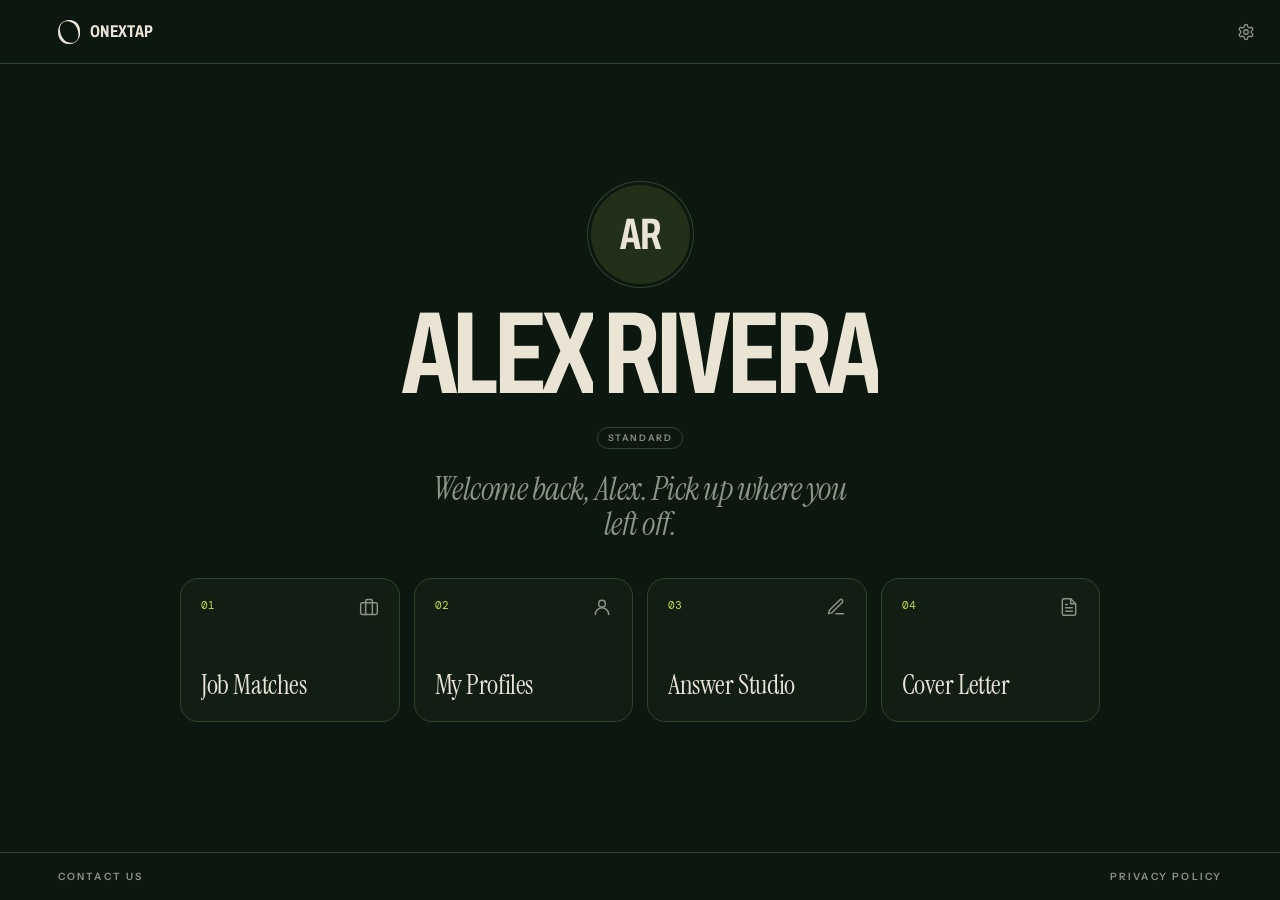
<file: index.html>
<!doctype html>
<html lang="en">
<head>
  <meta charset="utf-8">
  <meta name="viewport" content="width=device-width, initial-scale=1">
  <title>Dashboard — Onextap</title>
  <!-- The landing page's faces, from the same stylesheet (see css/tokens.css). -->
  <link rel="preconnect" href="https://fonts.googleapis.com">
  <link rel="preconnect" href="https://fonts.gstatic.com" crossorigin>
  <link rel="stylesheet" href="https://fonts.googleapis.com/css2?family=Archivo:wdth,wght@62..125,400..900&family=DM+Mono:wght@400;500&family=Instrument+Sans:wght@400;500;600&family=Instrument+Serif:ital@0;1&display=swap">
  <link rel="stylesheet" href="css/tokens.css">
  <link rel="stylesheet" href="css/dashboard.css">
  <script type="module" src="js/main.js"></script>
</head>
<body>
  <div class="app" id="app" data-view="home" data-dock="left" aria-busy="true">

    <header class="topbar">
      <a class="brand" href="#/" aria-label="Onextap dashboard home">
        <!-- The landing page's mark (demo: features/nav). -->
        <svg class="brand-mark" viewBox="0 0 92.84 100" aria-hidden="true"><path fill-rule="evenodd" d="M92.84 50.05C92.84 58.13 91.43 66.31 88.03 74C84.63 81.69 78.91 88.7 71.49 93.27C64.07 97.84 55.26 100.02 46.54 100C37.82 99.98 29.01 97.86 21.55 93.33C14.1 88.79 8.34 81.79 4.9 74.08C1.47 66.38 -0.01 58.17 0 50.05C0.01 41.92 1.47 33.72 4.88 26C8.29 18.27 14.01 11.19 21.5 6.67C28.98 2.15 37.8 0.02 46.54 0C55.27 -0.02 64.11 2.17 71.53 6.75C78.96 11.34 84.66 18.38 88.05 26.08C91.44 33.78 92.84 41.97 92.84 50.05ZM83.91 50.05C85.07 56.57 86.01 64.05 84.27 71.83C82.53 79.61 77.58 87.16 70.39 91.36C63.2 95.56 54.24 95.87 46.54 94.19C38.84 92.5 32.11 88.77 26.89 84.08C21.67 79.4 17.89 73.9 15.11 68.19C12.32 62.49 10.31 56.58 9.12 50.05C7.92 43.52 7.03 36.02 8.77 28.24C10.52 20.46 15.54 12.99 22.71 8.78C29.88 4.56 38.84 4.24 46.54 5.91C54.24 7.58 60.99 11.29 66.19 16.01C71.39 20.72 75.22 26.16 78.02 31.87C80.83 37.58 82.74 43.52 83.91 50.05Z"/></svg>
        <span class="brand-name">Onextap</span>
      </a>

      <div class="settings" id="settings">
        <button class="icon-btn settings-trigger" id="settings-trigger" type="button" data-icon="settings"
                aria-label="Settings" aria-haspopup="menu" aria-expanded="false" aria-controls="settings-menu"></button>

        <div class="menu" id="settings-menu" role="menu" aria-label="Settings">
          <div class="menu-header">
            <span class="label menu-caption">Signed in as</span>
            <span class="menu-email" data-bind="email"></span>
          </div>
          <div class="menu-stat" data-icon="coins">
            <span>Available credits</span>
            <span class="credits-pill" data-bind="credits"></span>
          </div>
          <div class="menu-sep" role="separator"></div>
          <button type="button" role="menuitem" data-action="change-avatar" data-icon="image">Change avatar</button>
          <button type="button" role="menuitem" data-action="manage-subscription" data-icon="card">Manage subscription</button>
          <div class="menu-sep" role="separator"></div>
          <button type="button" role="menuitem" data-action="log-out" data-icon="logout">Log out</button>
          <button type="button" role="menuitem" data-action="delete-account" data-icon="trash" class="is-danger">Delete account</button>
        </div>
      </div>
    </header>

    <main class="stage">
      <!-- On the home view this is the centred hero; inside a workspace it becomes the dock. -->
      <aside class="dock" id="dock" aria-label="Profile and navigation">
        <div class="dock-body">
          <div class="dock-bar" id="dock-bar" title="Drag to move · double-click to re-dock">
            <span class="dock-grip" data-icon="grip" aria-hidden="true"></span>
            <div class="dock-controls" role="group" aria-label="Panel position">
              <button type="button" class="icon-btn icon-btn-sm" data-dock-to="left" data-icon="dockLeft" aria-label="Dock left" title="Dock left"></button>
              <button type="button" class="icon-btn icon-btn-sm" data-dock-to="float" data-icon="float" aria-label="Undock" title="Undock"></button>
              <button type="button" class="icon-btn icon-btn-sm" data-dock-to="right" data-icon="dockRight" aria-label="Dock right" title="Dock right"></button>
            </div>
          </div>

          <div class="profile">
            <div class="avatar" id="avatar"></div>
            <div class="profile-text">
              <h1 class="user-name" data-bind="name"></h1>
              <span class="plan-tag" id="plan-tag" data-bind="plan"></span>
            </div>
          </div>

          <p class="tagline" id="tagline"></p>

          <nav class="nav" id="nav" aria-label="Workspaces"></nav>
        </div>

        <div class="dock-resize" id="dock-resize" role="separator" aria-orientation="vertical"
             aria-label="Resize panel" title="Drag to resize · double-click to reset" tabindex="0"></div>
      </aside>

      <section class="workspace" id="workspace" tabindex="-1"></section>
    </main>

    <footer class="footer">
      <a href="contact/">Contact us</a>
      <a href="privacy/">Privacy policy</a>
    </footer>
  </div>

  <div class="snap-hint" data-side="left" aria-hidden="true"></div>
  <div class="snap-hint" data-side="right" aria-hidden="true"></div>

  <input type="file" id="avatar-input" accept="image/png,image/jpeg,image/webp,image/gif" hidden>

  <!-- Dressed as the landing page's windows: oat paper under a browser bar. -->
  <dialog class="dialog" id="delete-dialog" aria-labelledby="delete-title">
    <form method="dialog" id="delete-form">
      <div class="dialog-bar">
        <span class="dialog-dots" aria-hidden="true"><i></i><i></i><i></i></span>
        <span class="dialog-url" aria-hidden="true">account / settings / delete</span>
        <button type="submit" class="dialog-x" value="cancel" formnovalidate aria-label="Close">
          <svg viewBox="0 0 24 24" aria-hidden="true"><path d="M6 6l12 12M18 6L6 18"/></svg>
        </button>
      </div>
      <div class="dialog-body">
        <p class="label dialog-eyebrow is-danger">Danger zone</p>
        <h2 class="display" id="delete-title">Delete your account?</h2>
        <p>This permanently removes your profiles, saved answers, cover letters and any remaining credits. It can’t be undone.</p>
        <label class="field">
          <span class="field-k">type <strong>DELETE</strong> to confirm</span>
          <input type="text" id="delete-confirm" autocomplete="off" spellcheck="false">
        </label>
        <div class="dialog-actions">
          <button type="submit" class="btn btn-ghost" value="cancel" formnovalidate>Cancel</button>
          <button type="submit" class="btn btn-danger" value="confirm" id="delete-submit" disabled>Delete account</button>
        </div>
      </div>
    </form>
  </dialog>

  <!-- Manage subscription (js/subscription.js fills the plans). -->
  <dialog class="dialog dialog-wide" id="subscription-dialog" aria-labelledby="subscription-title">
    <form method="dialog">
      <div class="dialog-bar">
        <span class="dialog-dots" aria-hidden="true"><i></i><i></i><i></i></span>
        <span class="dialog-url" aria-hidden="true">account / settings / subscription</span>
        <button type="submit" class="dialog-x" aria-label="Close">
          <svg viewBox="0 0 24 24" aria-hidden="true"><path d="M6 6l12 12M18 6L6 18"/></svg>
        </button>
      </div>
      <div class="dialog-body">
        <p class="label dialog-eyebrow">Subscription</p>
        <h2 class="display" id="subscription-title">Your plan</h2>
        <p data-sub="status"></p>
        <ul class="plans" data-sub="plans"></ul>
        <div class="dialog-actions">
          <button type="button" class="btn btn-ghost" data-sub="billing">Billing &amp; invoices</button>
          <button type="submit" class="btn btn-solid" data-sub="done">Done</button>
        </div>
      </div>
    </form>
  </dialog>

  <div class="toast" id="toast" role="status" aria-live="polite"></div>
</body>
</html>
</file>
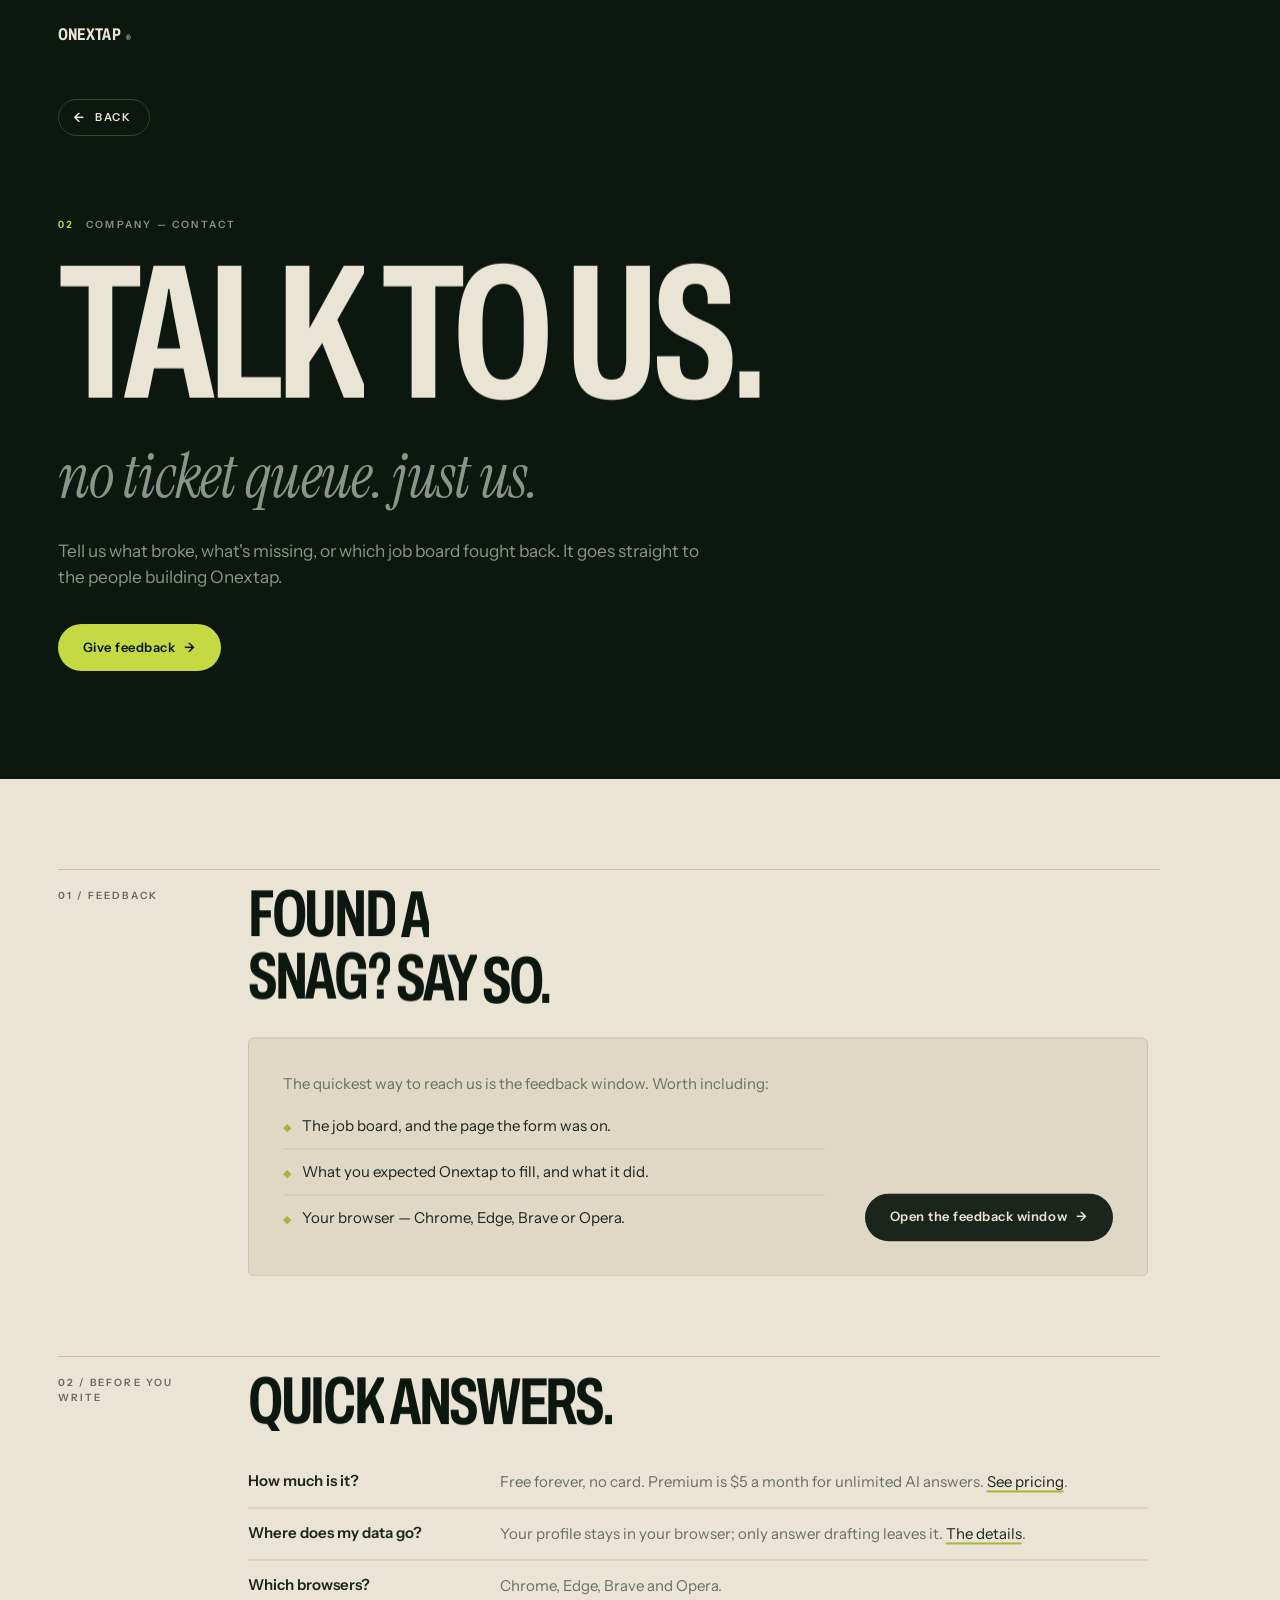
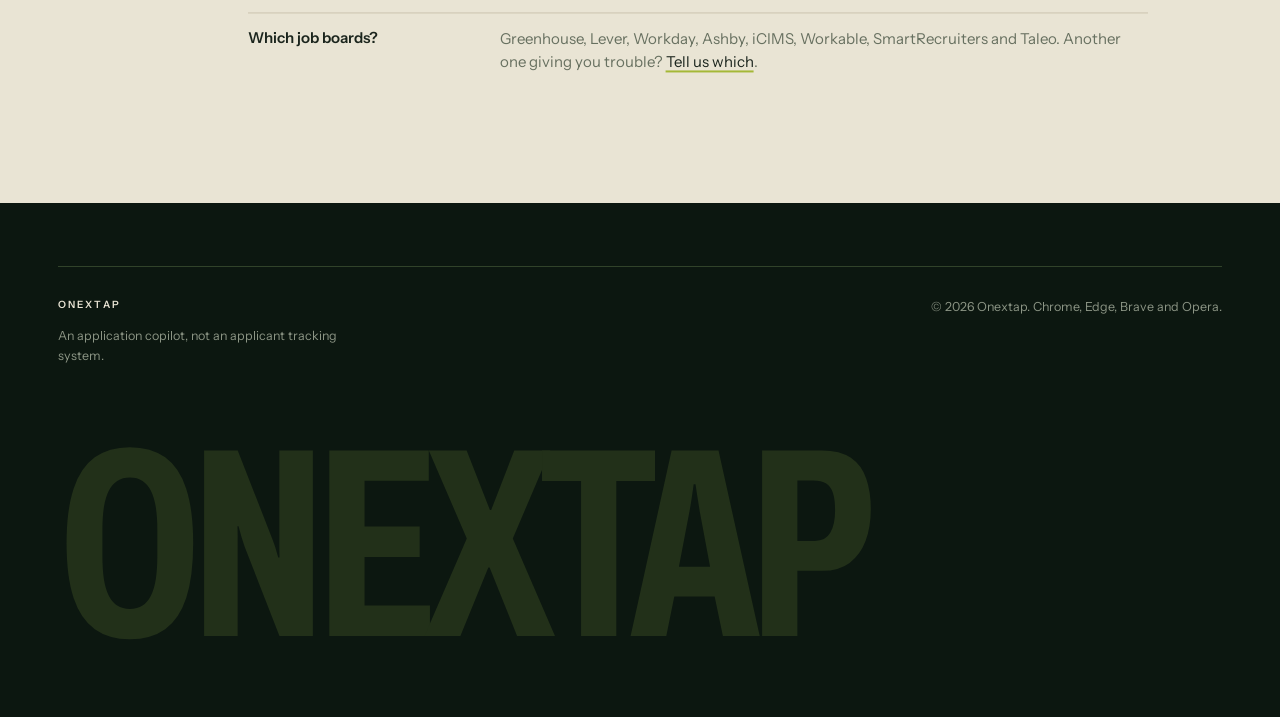
<file: contact/index.html>
<!doctype html>
<html lang="en">
<head>
<meta charset="utf-8">
<meta name="viewport" content="width=device-width,initial-scale=1">
<title>Contact — Onextap</title>
<meta name="description" content="Talk to the people building Onextap: send feedback, report a job board that fights back, or ask a question.">
<link rel="preconnect" href="https://fonts.googleapis.com">
<link rel="preconnect" href="https://fonts.gstatic.com" crossorigin>
<link rel="stylesheet" href="https://fonts.googleapis.com/css2?family=Archivo:wdth,wght@62..125,400..900&family=DM+Mono:wght@400;500&family=Instrument+Sans:wght@400;500;600&family=Instrument+Serif:ital@0;1&display=swap">
<!-- The landing page's Contact page (../demo), copied from its source into
     site/ and run without a build: its styles, in the build's cascade order,
     and its two libraries from vendor/. -->
<link rel="stylesheet" href="../site/shared/styles/tokens.css">
<link rel="stylesheet" href="../site/shared/styles/base.css">
<link rel="stylesheet" href="../site/shared/styles/layout.css">
<link rel="stylesheet" href="../site/shared/styles/buttons.css">
<link rel="stylesheet" href="../site/features/cursor/cursor.css">
<link rel="stylesheet" href="../site/features/hud/hud.css">
<link rel="stylesheet" href="../site/shared/styles/dialog.css">
<link rel="stylesheet" href="../site/pages/sub-page.css">
<link rel="stylesheet" href="../site/features/feedback/feedback.css">
<link rel="stylesheet" href="../site/pages/contact/contact.css">
<script type="importmap">
{
  "imports": {
    "gsap": "../vendor/gsap/index.js",
    "gsap/ScrollTrigger": "../vendor/gsap/ScrollTrigger.js",
    "lenis": "../vendor/lenis/lenis.mjs"
  }
}
</script>
</head>
<body>

<!-- A company page: the landing page's cursor and header row, over an
     ordinary scrolling page (site/pages/sub-page.js). Each [data-mount]
     placeholder is replaced by that feature's markup. -->
<div data-mount="cursor"></div>
<div data-mount="hud"></div>
<div class="sub-bar" data-header-row aria-hidden="true"></div>

<div class="sub" data-page>
  <main id="top">
    <div data-mount="contact"></div>
  </main>
  <div data-mount="page-foot"></div>
</div>

<div data-mount="feedback"></div>

<script type="module" src="../site/pages/contact/contact.js"></script>
</body>
</html>
</file>
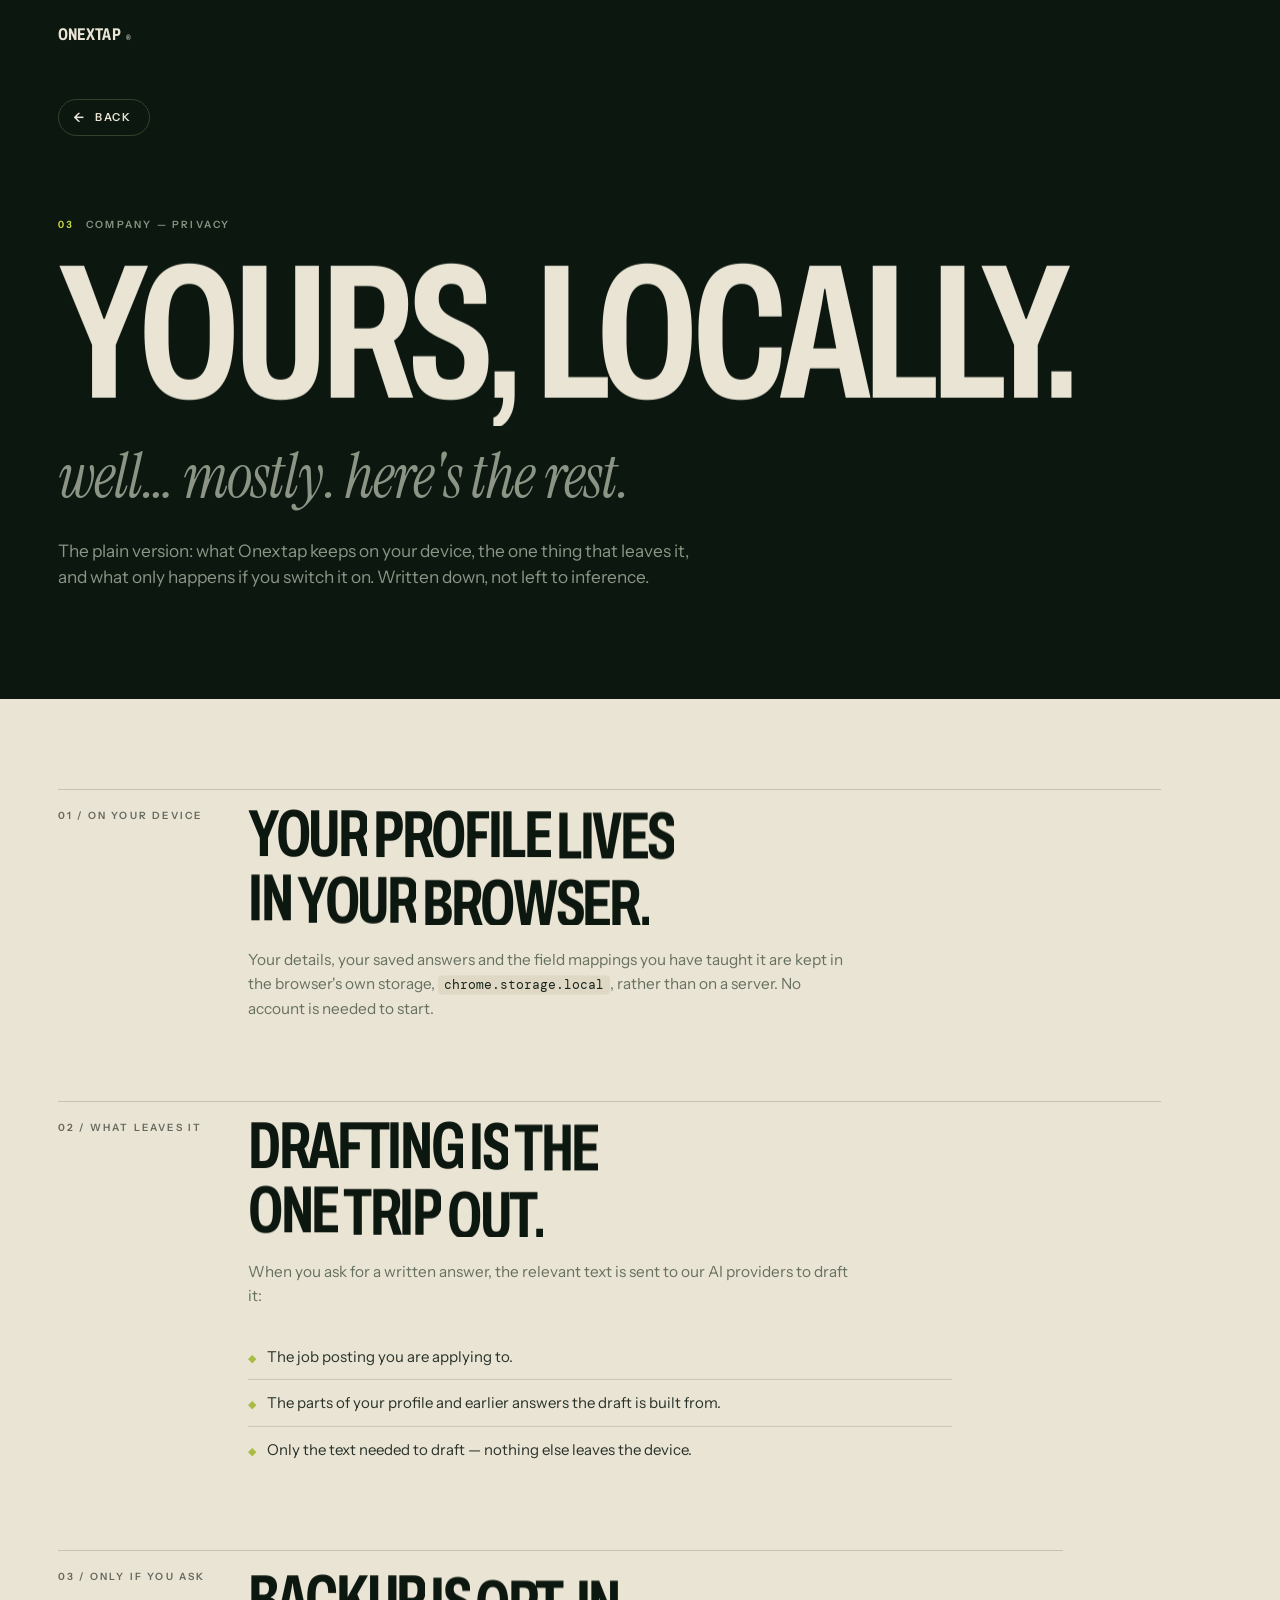
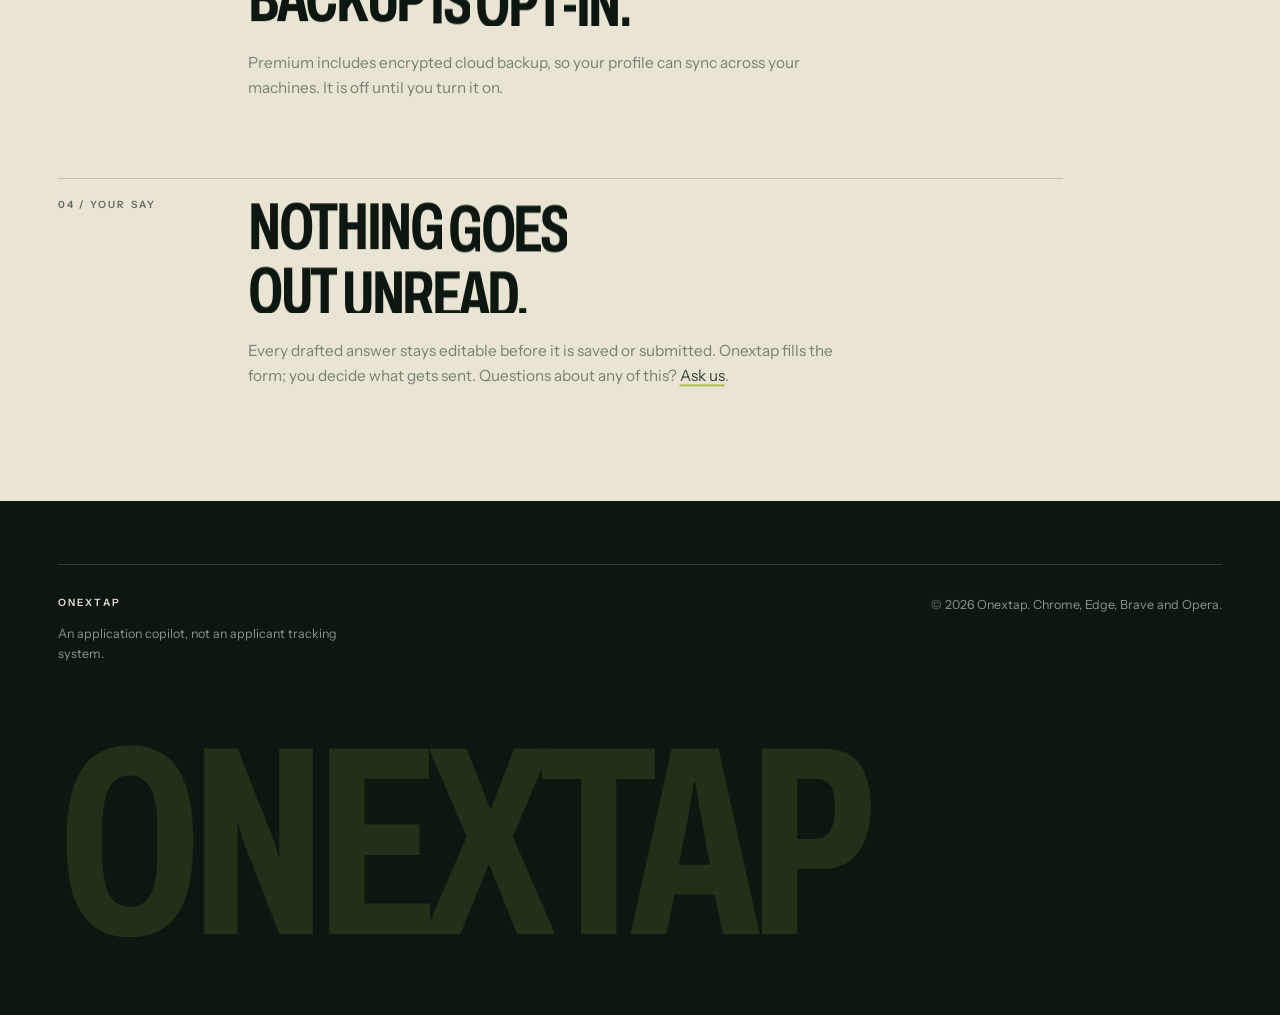
<file: privacy/index.html>
<!doctype html>
<html lang="en">
<head>
<meta charset="utf-8">
<meta name="viewport" content="width=device-width,initial-scale=1">
<title>Privacy — Onextap</title>
<meta name="description" content="What Onextap keeps on your device, and the one thing that leaves it.">
<link rel="preconnect" href="https://fonts.googleapis.com">
<link rel="preconnect" href="https://fonts.gstatic.com" crossorigin>
<link rel="stylesheet" href="https://fonts.googleapis.com/css2?family=Archivo:wdth,wght@62..125,400..900&family=DM+Mono:wght@400;500&family=Instrument+Sans:wght@400;500;600&family=Instrument+Serif:ital@0;1&display=swap">
<!-- The landing page's Privacy page (../demo), copied from its source into
     site/ and run without a build: its styles, in the build's cascade order,
     and its two libraries from vendor/. -->
<link rel="stylesheet" href="../site/shared/styles/tokens.css">
<link rel="stylesheet" href="../site/shared/styles/base.css">
<link rel="stylesheet" href="../site/shared/styles/layout.css">
<link rel="stylesheet" href="../site/shared/styles/buttons.css">
<link rel="stylesheet" href="../site/features/cursor/cursor.css">
<link rel="stylesheet" href="../site/features/hud/hud.css">
<link rel="stylesheet" href="../site/pages/sub-page.css">
<script type="importmap">
{
  "imports": {
    "gsap": "../vendor/gsap/index.js",
    "gsap/ScrollTrigger": "../vendor/gsap/ScrollTrigger.js",
    "lenis": "../vendor/lenis/lenis.mjs"
  }
}
</script>
</head>
<body>

<!-- A company page: the landing page's cursor and header row, over an
     ordinary scrolling page (site/pages/sub-page.js). Each [data-mount]
     placeholder is replaced by that feature's markup. -->
<div data-mount="cursor"></div>
<div data-mount="hud"></div>
<div class="sub-bar" data-header-row aria-hidden="true"></div>

<div class="sub" data-page>
  <main id="top">
    <div data-mount="privacy"></div>
  </main>
  <div data-mount="page-foot"></div>
</div>

<script type="module" src="../site/pages/privacy/privacy.js"></script>
</body>
</html>
</file>
<file: css/tokens.css>
/* Design tokens. The palette, faces and motion curves are the landing page's
   own (demo/src/shared/styles/tokens.css), copied value for value so the two
   read as one site. Retheme both together; dashboard.css only reads these.

   Like the landing page, this is one committed visual world rather than a
   light/dark theme: forest-black for the chrome (top bar, dock), warm oat for
   the workspace sheet, citrine as the one loud note. */
:root {
  color-scheme: dark;

  /* --- palette (landing: tokens.css) --- */
  --ink: #0C1710;          /* forest-black — the stage */
  --ink-2: #121E14;        /* one step up, for banding */
  --moss: #223019;         /* raised surface on ink */
  --moss-line: #31432A;    /* hairline on ink */
  --bone: #E9E4D4;         /* warm oat — the page */
  --bone-2: #DDD7C4;       /* oat, one step down */
  --bone-line: #C8C1AC;    /* hairline on oat */
  --citrine: #C6DA43;      /* the one loud note */
  --citrine-deep: #9FB52C;
  --ash: #8C9585;          /* secondary type on ink */
  --ash-deep: #5E6858;     /* secondary type on oat */

  /* Muted tints, kept so the citrine stays the only loud colour. */
  --i1: #7F9A1E; --i1bg: #EFF4D2;   /* olive   */
  --i2: #B4643C; --i2bg: #F8E8DF;   /* clay    */
  --i3: #4A6B8A; --i3bg: #E3ECF3;   /* slate   */
  --i4: #7D4E77; --i4bg: #F2E5F0;   /* plum    */
  --i5: #2F7A6B; --i5bg: #DDEFEA;   /* teal    */
  --i6: #A6791F; --i6bg: #F7EDD7;   /* amber   */

  /* Destructive actions take the clay tint, as the landing's errors do:
     noticeable, not an alarm. Lifted toward bone on ink, deepened toward ink
     where it has to carry bone text. */
  --danger-on-ink: color-mix(in srgb, var(--i2) 55%, var(--bone));
  --danger-fill: color-mix(in srgb, var(--i2) 78%, var(--ink));

  /* --- faces (landing: tokens.css; loaded in index.html) --- */
  --display: 'Archivo', 'Archivo Narrow', 'Helvetica Neue', Arial, sans-serif;
  --voice: 'Instrument Serif', Georgia, 'Times New Roman', serif;
  --ui: 'Instrument Sans', 'Helvetica Neue', Arial, sans-serif;
  --mono: 'DM Mono', ui-monospace, 'SF Mono', Menlo, monospace;

  /* --- motion (the landing's curves) --- */
  --ease: cubic-bezier(.2,.8,.3,1);         /* lifts, hovers, wipes */
  --ease-spring: cubic-bezier(.2,.9,.3,1.25); /* things that pop: ×, grip, gear */
  --ease-expo: cubic-bezier(.16,1,.3,1);    /* windows and sheets arriving */
  --ease-rise: cubic-bezier(.215,.61,.355,1); /* GSAP power3.out: masked words */
  --ease-roll: cubic-bezier(.7,0,.2,1);     /* the menu links' italic roll */

  /* --- shape --- */
  --rule: 1px;
  --radius-sm: 8px;
  --radius: 12px;
  --radius-lg: 16px;
  --radius-card: 18px;
  --shadow: 0 30px 80px -24px rgba(4,8,6,.6), 0 2px 8px rgba(4,8,6,.3);
  --shadow-win: 0 40px 120px rgba(4,8,6,.55);

  /* --- layout --- */
  --pad: clamp(20px, 4.5vw, 72px);
  --topbar-h: 64px;
  --dock-w: 264px;
  --rail-w: 64px;
}
</file>
<file: css/dashboard.css>
/* ---------- Base ---------- */
*, *::before, *::after { box-sizing: border-box; }
html, body { height: 100%; }
body {
  margin: 0;
  background: var(--ink);
  color: var(--bone);
  font-family: var(--ui);
  font-size: 15px;
  line-height: 1.5;
  -webkit-font-smoothing: antialiased;
}
h1, h2, h3, p { margin: 0; }
button { font: inherit; color: inherit; }
a { color: inherit; }
:focus-visible { outline: 2px solid var(--citrine); outline-offset: 3px; }
.icon { flex: none; display: block; }

/* ---------- Type roles (the landing page's: demo/src/shared/styles/base.css) ---------- */
.display {
  font-family: var(--display);
  font-weight: 650;
  font-stretch: 62%;
  text-transform: uppercase;
  letter-spacing: -0.035em;
  line-height: 0.84;
  text-wrap: balance;
}
.label {
  font-family: var(--ui);
  font-size: 10px;
  font-weight: 600;
  text-transform: uppercase;
  letter-spacing: 0.22em;
}
.mono { font-family: var(--mono); font-size: 12px; letter-spacing: 0.01em; }

/* Masked words (js/motion.js): each word rises through its own mask. */
.w { display: inline-block; overflow: hidden; vertical-align: bottom; padding-bottom: 0.06em; }
.wi { display: inline-block; }
.rises .wi {
  animation: word-rise 0.9s var(--ease-rise) backwards;
  animation-delay: calc(var(--rise-delay, 0ms) + var(--i, 0) * 60ms);
}
[data-rise] {
  animation: rise-up 0.8s var(--ease-rise) backwards;
  animation-delay: calc(0.15s + var(--r, 0) * 90ms);
}
@keyframes word-rise { from { transform: translateY(105%); } }
@keyframes rise-up { from { opacity: 0; transform: translateY(18px); } }
@keyframes pop-in { from { opacity: 0; transform: scale(0.6); } }
@keyframes rule-in { from { transform: scaleX(0); } }

/* ---------- Shell ---------- */
.app {
  min-height: 100vh;
  min-height: 100dvh;
  display: grid;
  grid-template-rows: var(--topbar-h) 1fr auto;
}
.app[data-view="workspace"] { height: 100vh; height: 100dvh; }
.app.is-dragging { user-select: none; cursor: grabbing; }

/* ---------- Top bar (the landing's header row) ---------- */
.topbar {
  position: relative;
  z-index: 40;
  display: flex;
  align-items: center;
  justify-content: space-between;
  padding: 0 14px 0 var(--pad);
  border-bottom: var(--rule) solid var(--moss-line);
  background: var(--ink);
}
.app[data-view="workspace"] .topbar { padding-left: 20px; }
.brand {
  display: inline-flex;
  align-items: center;
  gap: 10px;
  color: var(--bone);
  text-decoration: none;
}
.brand-mark {
  display: block;
  width: auto;
  height: 24px;
  fill: currentColor;
  transition: transform 0.6s var(--ease-spring);
}
.brand-name {
  font-family: var(--display);
  font-stretch: 70%;
  font-weight: 700;
  font-size: 17px;
  letter-spacing: 0.02em;
  text-transform: uppercase;
}
@media (hover: hover) { .brand:hover .brand-mark { transform: rotate(-14deg); } }

.icon-btn {
  display: inline-grid;
  place-items: center;
  width: 40px;
  height: 40px;
  padding: 0;
  border: 0;
  border-radius: 50%;
  background: transparent;
  color: var(--ash);
  cursor: pointer;
  transition: background 0.25s, color 0.25s;
}
.icon-btn:hover, .icon-btn[aria-expanded="true"] { color: var(--citrine); }
.icon-btn-sm { width: 28px; height: 28px; }
.icon-btn-sm:hover { color: var(--bone); background: var(--moss); }
.icon-btn[aria-pressed="true"] { color: var(--citrine); background: var(--moss); }
/* The gear turns as the landing's mark does, on a spring. */
.settings-trigger .icon { transition: transform 0.6s var(--ease-spring); }
.settings-trigger:hover .icon { transform: rotate(60deg); }
.settings-trigger[aria-expanded="true"] .icon { transform: rotate(90deg); }

/* ---------- Settings menu: a small ink window ---------- */
.settings { position: relative; }
.menu {
  position: absolute;
  top: calc(100% + 10px);
  right: 0;
  width: 280px;
  padding: 8px;
  border: var(--rule) solid var(--moss-line);
  border-radius: var(--radius-lg);
  background: var(--ink-2);
  box-shadow: var(--shadow);
  opacity: 0;
  visibility: hidden;
  transform: translateY(-8px) scale(0.96);
  transform-origin: top right;
  transition: opacity 0.2s, transform 0.3s var(--ease), visibility 0s linear 0.3s;
}
.settings[data-open] .menu {
  opacity: 1;
  visibility: visible;
  transform: none;
  transition: opacity 0.2s, transform 0.45s var(--ease-spring), visibility 0s;
}
/* Rows rise in on one running stagger, as the landing's chapter menu does
   (settings.js numbers them). */
.menu > * {
  opacity: 0;
  transform: translateY(6px);
  transition: opacity 0.3s ease, transform 0.5s var(--ease-expo);
}
.settings[data-open] .menu > * {
  opacity: 1;
  transform: none;
  transition-delay: calc(40ms + var(--i, 0) * 25ms);
}
.menu-header { display: grid; gap: 4px; padding: 10px 10px 12px; }
.menu-caption { color: var(--ash); }
.menu-email {
  font-family: var(--mono);
  font-size: 12.5px;
  color: var(--bone);
  overflow: hidden;
  text-overflow: ellipsis;
  white-space: nowrap;
}
.menu-stat,
.menu [role="menuitem"] {
  display: flex;
  align-items: center;
  gap: 11px;
  width: 100%;
  padding: 9px 10px;
  border-radius: var(--radius-sm);
  font-size: 14px;
}
.menu-stat { color: var(--ash); }
.menu-stat .icon, .menu [role="menuitem"] .icon { color: var(--ash); transition: color 0.2s; }
.credits-pill {
  margin-left: auto;
  padding: 2px 9px;
  border-radius: 999px;
  background: var(--citrine);
  color: var(--ink);
  font-family: var(--mono);
  font-size: 12px;
  font-weight: 500;
  font-variant-numeric: tabular-nums;
}
.menu [role="menuitem"] {
  border: 0;
  background: transparent;
  color: var(--bone);
  text-align: left;
  cursor: pointer;
  transition: background 0.2s, color 0.2s;
}
.menu [role="menuitem"]:hover,
.menu [role="menuitem"]:focus-visible { background: rgba(233,228,212,.07); outline: none; }
.menu [role="menuitem"]:hover .icon,
.menu [role="menuitem"]:focus-visible .icon { color: var(--citrine); }
.menu [role="menuitem"].is-danger,
.menu [role="menuitem"].is-danger .icon { color: var(--danger-on-ink); }
.menu [role="menuitem"].is-danger:hover,
.menu [role="menuitem"].is-danger:focus-visible { background: color-mix(in srgb, var(--i2) 16%, transparent); }
.menu-sep { height: var(--rule); margin: 6px 4px; background: var(--moss-line); }

/* ---------- Stage ---------- */
.stage { position: relative; min-height: 0; }

/* ---------- Profile ---------- */
.avatar {
  flex: none;
  display: grid;
  place-items: center;
  overflow: hidden;
  border-radius: 50%;
  background: var(--moss);
  color: var(--bone);
  font-family: var(--display);
  font-stretch: 62%;
  font-weight: 650;
  letter-spacing: -0.02em;
  box-shadow: 0 0 0 3px var(--ink), 0 0 0 4px var(--moss-line);
  view-transition-name: avatar;
}
.avatar img { width: 100%; height: 100%; object-fit: cover; }
.profile-text { min-width: 0; }
.user-name {
  font-family: var(--display);
  font-stretch: 62%;
  font-weight: 650;
  text-transform: uppercase;
  letter-spacing: -0.01em;
  line-height: 1;
  overflow: hidden;
  text-overflow: ellipsis;
  white-space: nowrap;
  view-transition-name: user-name;
}
.plan-tag {
  display: inline-flex;
  align-items: center;
  height: 22px;
  padding: 0 10px;
  border: var(--rule) solid var(--moss-line);
  border-radius: 999px;
  color: var(--ash);
  font-size: 9px;
  font-weight: 600;
  letter-spacing: 0.18em;
  text-transform: uppercase;
  white-space: nowrap;
  view-transition-name: plan-tag;
}
.plan-tag[data-plan="pro"] {
  color: var(--citrine);
  border-color: color-mix(in srgb, var(--citrine) 45%, transparent);
  background: color-mix(in srgb, var(--citrine) 10%, transparent);
}
.app[aria-busy="true"] .profile,
.app[aria-busy="true"] .tagline { opacity: 0; }
.profile, .tagline { transition: opacity 0.25s; }

/* ---------- Nav (shared) ---------- */
.nav { position: relative; }
.nav-link {
  display: flex;
  align-items: center;
  gap: 12px;
  text-decoration: none;
  white-space: nowrap;
}
.nav-num {
  font-family: var(--mono);
  font-size: 11px;
  color: var(--citrine);
  font-variant-numeric: tabular-nums;
}
.nav-label { min-width: 0; overflow: hidden; text-overflow: ellipsis; }
/* The label and its italic twin share one masked cell; on hover both roll
   up, so the word leans into citrine italic (the landing's chapter menu). */
.nav-word { white-space: nowrap; }
.nav-thumb { display: none; }

/* ---------- Home view: the landing's hero, centred ---------- */
/* It fits the window: every height below scales with the viewport's (vh),
   so the top bar, the profile, the cards and the footer share one screen
   down to about 540px tall. Shorter than that, the page scrolls. */
.app[data-view="home"] .stage {
  display: flex;
  flex-direction: column;
  align-items: center;
  justify-content: center;
  padding: clamp(16px, 4vh, 48px) var(--pad) clamp(20px, 5vh, 60px);
}
.app[data-view="home"] .dock-body { display: contents; }
.app[data-view="home"] .workspace,
.app[data-view="home"] .dock-bar,
.app[data-view="home"] .dock-resize,
.app[data-view="home"] .nav-link[data-id="overview"] { display: none; }
.app[data-view="home"] .dock {
  display: flex;
  flex-direction: column;
  align-items: center;
  width: 100%;
  max-width: 920px;
  text-align: center;
}
.app[data-view="home"] .profile { display: flex; flex-direction: column; align-items: center; gap: clamp(12px, 2.4vh, 22px); }
.app[data-view="home"] .avatar {
  width: clamp(64px, 11vh, 104px);
  height: clamp(64px, 11vh, 104px);
  font-size: clamp(28px, 4.9vh, 46px);
}
.app[data-view="home"] .profile-text { display: flex; flex-direction: column; align-items: center; gap: clamp(10px, 1.8vh, 16px); }
.app[data-view="home"] .user-name {
  font-size: clamp(2.6rem, min(11vw, 13vh), 8rem);
  line-height: 0.84;
  letter-spacing: -0.035em;
  white-space: normal;
  overflow: visible;
  text-wrap: balance;
}
.app[data-view="home"] .tagline {
  margin: clamp(14px, 2.6vh, 32px) 0 clamp(18px, 4vh, 52px);
  max-width: 30ch;
  font-family: var(--voice);
  font-style: italic;
  font-size: clamp(1.2rem, min(2.6vw, 3.6vh), 2.2rem);
  line-height: 1.08;
  letter-spacing: -0.015em;
  color: var(--ash);
}
.app[data-view="home"] .nav {
  display: grid;
  grid-template-columns: repeat(4, minmax(0, 1fr));
  gap: 14px;
  width: 100%;
}
/* A card per workspace: a raised sheet on ink that lifts, with the pricing
   plans' citrine edge wiping in along its top. */
.app[data-view="home"] .nav-link {
  position: relative;
  overflow: hidden;
  display: grid;
  grid-template-columns: minmax(0, 1fr) auto;
  grid-template-rows: auto 1fr;
  align-items: start;
  gap: clamp(16px, 3vh, 32px) 12px;
  min-height: clamp(104px, 16vh, 148px);
  padding: 18px 20px 20px;
  border: var(--rule) solid var(--moss-line);
  border-radius: var(--radius-card);
  background: var(--ink-2);
  color: var(--bone);
  text-align: left;
  transition: transform 0.45s var(--ease), box-shadow 0.45s var(--ease), border-color 0.3s, background-color 0.3s;
}
.app[data-view="home"] .nav-link::before {
  content: "";
  position: absolute;
  inset: 0 0 auto;
  height: 3px;
  background: var(--citrine);
  transform: scaleX(0);
  transform-origin: 0 50%;
  transition: transform 0.5s var(--ease);
}
.app[data-view="home"] .nav-link .icon { justify-self: end; color: var(--ash); transition: color 0.3s, transform 0.45s var(--ease-spring); }
.app[data-view="home"] .nav-label {
  grid-column: 1 / -1;
  align-self: end;
  display: inline-grid;
  justify-self: start;
  padding-right: 0.1em;
  font-family: var(--voice);
  font-size: 27px;
  line-height: 1.2;
  letter-spacing: -0.015em;
}
.app[data-view="home"] .nav-word { grid-area: 1 / 1; transition: transform 0.55s var(--ease-roll); }
.app[data-view="home"] .nav-word-alt { font-style: italic; color: var(--citrine); transform: translateY(100%); }
.app[data-view="home"] .nav-link:focus-visible .nav-word { transform: translateY(-100%); }
.app[data-view="home"] .nav-link:focus-visible .nav-word-alt { transform: none; }
@media (hover: hover) {
  .app[data-view="home"] .nav-link:hover {
    transform: translateY(-6px);
    border-color: color-mix(in srgb, var(--bone) 30%, transparent);
    background-color: var(--moss);
    box-shadow: 0 30px 54px -30px rgba(4,8,6,.9);
  }
  .app[data-view="home"] .nav-link:hover::before { transform: none; }
  .app[data-view="home"] .nav-link:hover .icon { color: var(--citrine); transform: rotate(-8deg) scale(1.08); }
  .app[data-view="home"] .nav-link:hover .nav-word { transform: translateY(-100%); }
  .app[data-view="home"] .nav-link:hover .nav-word-alt { transform: none; }
  .app[data-view="home"] .nav:has(.nav-link:hover) .nav-link:not(:hover) { opacity: 0.6; }
}
.app[data-view="home"] .nav-link:focus-visible::before { transform: none; }

/* Entrance: once, at boot (main.js sets .is-entering, then takes it away). */
.app.is-entering .avatar { animation: pop-in 0.7s var(--ease-spring) backwards 0.05s; }
.app.is-entering .plan-tag { animation: rise-up 0.8s var(--ease-rise) backwards 0.45s; }
.app.is-entering .tagline { animation: rise-up 0.8s var(--ease-rise) backwards 0.55s; }
.app.is-entering .nav-link {
  animation: rise-up 0.8s var(--ease-rise) backwards;
  animation-delay: calc(0.6s + var(--n, 0) * 70ms);
}

/* ---------- Workspace view: an ink rail beside an oat sheet ---------- */
.app[data-view="workspace"] .stage {
  display: grid;
  grid-template-columns: var(--dock-w) minmax(0, 1fr);
  overflow: hidden;
}
.app[data-view="workspace"][data-dock="right"] .stage { grid-template-columns: minmax(0, 1fr) var(--dock-w); }
.app[data-view="workspace"][data-dock="float"] .stage { grid-template-columns: minmax(0, 1fr); }
.app[data-view="workspace"] .tagline { display: none; }

.app[data-view="workspace"] .dock {
  position: relative;
  display: flex;
  flex-direction: column;
  min-height: 0;
  border-right: var(--rule) solid var(--moss-line);
  background: var(--ink);
}
.app[data-view="workspace"] .dock-body {
  display: flex;
  flex-direction: column;
  flex: 1;
  min-height: 0;
  padding: 8px 12px 16px;
  overflow: auto;
  scrollbar-width: thin;
  scrollbar-color: var(--moss-line) transparent;
}
.app[data-view="workspace"][data-dock="right"] .dock {
  order: 2;
  border-right: 0;
  border-left: var(--rule) solid var(--moss-line);
}
.app[data-view="workspace"][data-dock="float"] .dock {
  position: fixed;
  z-index: 30;
  left: var(--float-x, 24px);
  top: var(--float-y, 80px);
  width: var(--dock-w);
  max-height: calc(100dvh - var(--topbar-h) - 24px);
  border: var(--rule) solid var(--moss-line);
  border-radius: var(--radius-lg);
  box-shadow: var(--shadow);
}

/* Resize handle on the dock's inner edge (VS Code-style sash) */
.dock-resize {
  position: absolute;
  z-index: 5;
  top: 0;
  bottom: 0;
  right: -3px;
  width: 6px;
  cursor: col-resize;
  touch-action: none;
}
.app[data-dock="right"] .dock-resize { right: auto; left: -3px; }
.app[data-dock="float"] .dock-resize { top: 12px; bottom: 12px; }
.dock-resize::after {
  content: "";
  position: absolute;
  inset: 0 2px;
  border-radius: 1px;
  background: var(--citrine);
  opacity: 0;
  transform: scaleY(0.4);
  transition: opacity 0.2s, transform 0.4s var(--ease);
}
.dock-resize:hover::after { transition-delay: 0.15s; }
.dock-resize:hover::after,
.dock-resize:focus-visible::after,
.app.is-resizing .dock-resize::after { opacity: 1; transform: none; }
.dock-resize:focus-visible { outline: none; }
.app.is-resizing,
.app.is-resizing * { cursor: col-resize !important; user-select: none; }

.dock-bar {
  display: flex;
  align-items: center;
  justify-content: space-between;
  margin: 0 -4px;
  padding: 2px 0;
  border-radius: var(--radius-sm);
  color: var(--ash);
  cursor: grab;
  touch-action: none;
}
.dock-grip { padding: 4px; display: grid; place-items: center; transition: color 0.2s; }
.dock-bar:hover .dock-grip { color: var(--citrine); }
.dock-controls { display: flex; gap: 2px; cursor: auto; }

.app[data-view="workspace"] .profile {
  display: flex;
  align-items: center;
  gap: 12px;
  padding: 12px 6px 18px;
  margin-bottom: 12px;
  border-bottom: var(--rule) solid var(--moss-line);
}
.app[data-view="workspace"] .avatar { width: 44px; height: 44px; font-size: 20px; }
.app[data-view="workspace"] .profile-text { display: grid; justify-items: start; gap: 7px; }
.app[data-view="workspace"] .user-name { max-width: 100%; font-size: 22px; }

/* The dock's list, and one citrine thumb that slides to the open workspace
   (main.js moves it), as the landing's feature bar moves its thumb. */
.app[data-view="workspace"] .nav { display: flex; flex-direction: column; gap: 2px; }
.app[data-view="workspace"] .nav-num,
.app[data-view="workspace"] .nav-word-alt { display: none; }
.app[data-view="workspace"] .nav-label { display: block; }
.app[data-view="workspace"] .nav-link {
  position: relative;
  z-index: 1;
  padding: 10px 14px;
  border-radius: 999px;
  color: var(--ash);
  font-size: 14px;
  font-weight: 500;
  transition: color 0.3s, background-color 0.25s;
}
.app[data-view="workspace"] .nav-link:not([aria-current]):hover { background: rgba(233,228,212,.06); color: var(--bone); }
.app[data-view="workspace"] .nav-link[aria-current="page"] { color: var(--ink); }
.app[data-view="workspace"] .nav-thumb {
  display: block;
  position: absolute;
  z-index: 0;
  top: 0;
  left: 0;
  right: 0;
  height: var(--thumb-h, 0px);
  border-radius: 999px;
  background: var(--citrine);
  transform: translateY(var(--thumb-y, 0px));
  transition: transform 0.44s cubic-bezier(.2,.9,.3,1.1), height 0.44s cubic-bezier(.2,.9,.3,1.1);
  pointer-events: none;
  view-transition-name: nav-thumb;
}
.nav.is-placing .nav-thumb { transition: none; }

/* The sheet: the landing's oat chapter, with its chapter head. */
.workspace {
  min-width: 0;
  overflow: auto;
  padding: clamp(32px, 6vh, 64px) var(--pad) 56px;
  background: var(--bone);
  color: var(--ink);
  color-scheme: light;
  scrollbar-color: var(--bone-line) transparent;
}
.workspace:focus { outline: none; }
.workspace :focus-visible { outline-color: var(--ink); }
.ws-head {
  position: relative;
  display: grid;
  grid-template-columns: minmax(0, 1fr);
  gap: 14px 40px;
  max-width: 1100px;
  padding-top: 16px;
  margin-bottom: clamp(28px, 5vh, 52px);
}
/* The hairline draws itself in as the sheet arrives; at rest it is simply drawn. */
.ws-head::before {
  content: "";
  position: absolute;
  inset: 0 0 auto;
  height: var(--rule);
  background: var(--bone-line);
  transform-origin: 0 50%;
  animation: rule-in 0.9s var(--ease-rise) backwards;
}
.ws-label { display: flex; gap: 10px; padding-top: 3px; color: var(--ash-deep); }
.ws-num { color: var(--citrine-deep); font-variant-numeric: tabular-nums; }
.ws-title { font-size: clamp(2.6rem, min(6vw, 10vh), 5.2rem); }
.ws-desc {
  max-width: 54ch;
  margin-top: clamp(14px, 2.4vh, 22px);
  font-size: clamp(16px, 1.35vw, 19px);
  line-height: 1.55;
  color: var(--ash-deep);
}
.ws-empty {
  display: grid;
  justify-items: start;
  gap: 10px;
  max-width: 720px;
  padding: clamp(24px, 3vw, 40px);
  border: var(--rule) dashed var(--bone-line);
  border-radius: var(--radius-card);
  background: rgba(255,255,255,.38);
  box-shadow: inset 0 1px 0 rgba(255,255,255,.6);
}
@media (min-width: 900px) {
  .ws-head { grid-template-columns: 150px minmax(0, 1fr); }
  .ws-empty { margin-left: 190px; }
}
.ws-empty-icon {
  display: grid;
  place-items: center;
  width: 52px;
  height: 52px;
  margin-bottom: 8px;
  border-radius: 50%;
  background: var(--ink);
  color: var(--citrine);
}
.ws-empty h3 {
  font-family: var(--voice);
  font-weight: 400;
  font-size: clamp(1.7rem, 2.6vw, 2.1rem);
  line-height: 1.05;
  letter-spacing: -0.01em;
}
.ws-empty p { max-width: 44ch; margin-bottom: 12px; color: var(--ash-deep); }

/* ---------- Snap hints (shown while dragging the floating dock) ---------- */
.snap-hint {
  position: fixed;
  z-index: 25;
  top: calc(var(--topbar-h) + 8px);
  bottom: 8px;
  width: var(--dock-w);
  border: 2px dashed var(--citrine-deep);
  border-radius: var(--radius-lg);
  background: color-mix(in srgb, var(--citrine) 18%, transparent);
  opacity: 0;
  transform: scale(0.98);
  pointer-events: none;
  transition: opacity 0.2s, transform 0.35s var(--ease-spring);
}
.snap-hint[data-side="left"] { left: 8px; }
.snap-hint[data-side="right"] { right: 8px; }
.snap-hint[data-active] { opacity: 1; transform: none; }

/* ---------- Footer: the landing's foot-bar labels ---------- */
.footer {
  display: grid;
  grid-template-columns: 1fr 1fr;
  align-items: center;
  gap: 16px;
  padding: 16px var(--pad);
  border-top: var(--rule) solid var(--moss-line);
  background: var(--ink);
}
.footer a {
  color: var(--ash);
  font-size: 10px;
  font-weight: 600;
  letter-spacing: 0.22em;
  text-transform: uppercase;
  text-decoration: none;
  transition: color 0.25s;
}
.footer a:hover { color: var(--citrine); }
.footer a:first-child { justify-self: start; }
.footer a:last-child { justify-self: end; }
.app[data-view="workspace"] .footer { padding-block: 10px; }

/* ---------- Buttons (the landing's pills) ---------- */
.btn {
  display: inline-flex;
  align-items: center;
  justify-content: center;
  gap: 9px;
  padding: 13px 24px;
  border: var(--rule) solid transparent;
  border-radius: 999px;
  font-size: 13px;
  font-weight: 600;
  letter-spacing: 0.04em;
  text-decoration: none;
  cursor: pointer;
  transition: transform 0.3s var(--ease), background 0.3s, color 0.3s, border-color 0.3s, opacity 0.2s;
}
.btn:hover { transform: translateY(-2px); }
.btn-solid { background: var(--ink); color: var(--bone); }
.btn-solid:hover { background: var(--citrine); color: var(--ink); }
.btn-ghost { border-color: var(--bone-line); background: transparent; color: var(--ink); }
.btn-ghost:hover { border-color: var(--ink); }
.btn-danger { background: var(--danger-fill); color: var(--bone); }
.btn-danger:hover { background: color-mix(in srgb, var(--i2) 62%, var(--ink)); }
.btn:disabled { opacity: 0.45; cursor: not-allowed; transform: none; }
.btn[hidden] { display: none; }
.btn-arrow { display: inline-block; transition: transform 0.3s var(--ease); }
.btn:hover .btn-arrow { transform: translateX(4px); }

/* ---------- Dialog: the landing's window (oat paper, browser bar) ---------- */
.dialog {
  width: min(540px, calc(100vw - 32px));
  padding: 0;
  overflow: hidden;
  border: var(--rule) solid var(--bone-line);
  border-radius: 8px;
  background: var(--bone);
  color: var(--ink);
  color-scheme: light;
  box-shadow: var(--shadow-win);
  opacity: 0;
  transform: translateY(28px) scale(0.98);
  transition: opacity 0.3s ease, transform 0.6s var(--ease-expo), overlay 0.3s allow-discrete, display 0.3s allow-discrete;
}
.dialog[open] { opacity: 1; transform: none; }
@starting-style { .dialog[open] { opacity: 0; transform: translateY(28px) scale(0.98); } }
.dialog::backdrop {
  background: rgba(12,23,16,.8);
  -webkit-backdrop-filter: blur(3px);
  backdrop-filter: blur(3px);
  opacity: 0;
  transition: opacity 0.3s ease, overlay 0.3s allow-discrete, display 0.3s allow-discrete;
}
.dialog[open]::backdrop { opacity: 1; }
@starting-style { .dialog[open]::backdrop { opacity: 0; } }
.dialog :focus-visible { outline-color: var(--ink); }

.dialog-bar {
  display: flex;
  align-items: center;
  gap: 10px;
  padding: 9px 9px 9px 14px;
  border-bottom: var(--rule) solid var(--bone-line);
  background: var(--bone-2);
}
.dialog-dots { display: flex; gap: 5px; flex: none; }
.dialog-dots i { display: block; width: 8px; height: 8px; border-radius: 50%; background: var(--bone-line); }
.dialog-url {
  flex: 1;
  min-width: 0;
  padding: 4px 12px;
  border-radius: 999px;
  background: #fff;
  color: var(--ash-deep);
  font-family: var(--mono);
  font-size: 11px;
  white-space: nowrap;
  overflow: hidden;
  text-overflow: ellipsis;
}
.dialog-x {
  flex: none;
  display: grid;
  place-items: center;
  width: 30px;
  height: 30px;
  padding: 0;
  border: 0;
  border-radius: 50%;
  background: none;
  cursor: pointer;
  transition: background 0.25s, color 0.25s, transform 0.3s var(--ease-spring);
}
.dialog-x svg { width: 16px; height: 16px; fill: none; stroke: currentColor; stroke-width: 2; stroke-linecap: round; }
@media (hover: hover) { .dialog-x:hover { background: var(--citrine); color: var(--ink); transform: rotate(90deg); } }

.dialog-body { display: grid; gap: 14px; padding: clamp(22px, 4vw, 34px); }
.dialog h2 { font-size: clamp(2.4rem, 8vw, 3.4rem); margin-top: -4px; }
.dialog p { color: var(--ash-deep); font-size: 14.5px; line-height: 1.55; }
.dialog .dialog-eyebrow { color: var(--ash-deep); }
/* Clay, deepened so a 10px label still reads on oat. */
.dialog .dialog-eyebrow.is-danger { color: var(--danger-fill); }
.field { display: grid; gap: 7px; margin: 6px 0 4px; }
.field-k { font-family: var(--mono); font-size: 10.5px; letter-spacing: 0.02em; color: var(--ash-deep); }
.field strong { color: var(--ink); font-weight: 500; }
.field input {
  width: 100%;
  padding: 11px 13px;
  border: var(--rule) solid var(--bone-line);
  border-radius: 4px;
  background: #fff;
  color: var(--ink);
  font: inherit;
  font-size: 14px;
  transition: border-color 0.2s, box-shadow 0.2s;
}
.field input:focus { outline: none; border-color: var(--ink); box-shadow: 0 0 0 3px rgba(198,218,67,.5); }
.dialog-actions { display: flex; flex-wrap: wrap; justify-content: flex-end; gap: 10px; margin-top: 6px; }

/* ---------- Subscription panel: the landing's two plans, side by side ---------- */
.dialog-wide { width: min(640px, calc(100vw - 32px)); overflow-y: auto; overscroll-behavior: contain; }
.plans {
  display: grid;
  grid-template-columns: repeat(auto-fit, minmax(220px, 1fr));
  gap: 12px;
  margin: 4px 0 0;
  padding: 0;
  list-style: none;
}
/* A plan is a card on the oat; the one you're on is inked, with the
   dashboard cards' citrine edge along its top. */
.plan {
  position: relative;
  overflow: hidden;
  display: flex;
  flex-direction: column;
  gap: 14px;
  padding: 18px 18px 20px;
  border: var(--rule) solid var(--bone-line);
  border-radius: var(--radius);
  background: color-mix(in srgb, #fff 45%, var(--bone));
}
.plan[data-current] { border-color: var(--ink); }
.plan[data-current]::before {
  content: "";
  position: absolute;
  inset: 0 0 auto;
  height: 3px;
  background: var(--citrine);
}
.plan-head { display: flex; align-items: center; justify-content: space-between; gap: 8px; min-height: 22px; }
.plan-name { color: var(--ink); }
.plan-badge {
  display: inline-flex;
  align-items: center;
  height: 22px;
  padding: 0 10px;
  border-radius: 999px;
  background: var(--ink);
  color: var(--citrine);
  font-size: 9px;
  font-weight: 600;
  letter-spacing: 0.18em;
  text-transform: uppercase;
  white-space: nowrap;
}
.plan-price { display: flex; align-items: baseline; gap: 8px; }
.plan-price .display { font-size: 3.2rem; }
.plan-period { font-family: var(--mono); font-size: 11px; color: var(--ash-deep); }
.plan-features {
  display: grid;
  gap: 7px;
  margin: 0;
  padding: 0;
  list-style: none;
  color: var(--ink);
  font-size: 13.5px;
  line-height: 1.45;
}
/* The landing's pricing ticks. */
.plan-features li { display: flex; gap: 9px; }
.plan-features li::before { content: "◆"; flex: none; color: var(--citrine-deep); font-size: 9px; line-height: calc(13.5px * 1.45); }
.plan-cta { margin-top: auto; }
.plan-cta:disabled { cursor: progress; }

/* ---------- Toast ---------- */
.toast {
  position: fixed;
  z-index: 60;
  left: 50%;
  bottom: 24px;
  display: flex;
  align-items: center;
  gap: 10px;
  max-width: calc(100vw - 32px);
  padding: 11px 18px 11px 15px;
  border: var(--rule) solid var(--moss-line);
  border-radius: 999px;
  background: var(--ink);
  color: var(--bone);
  box-shadow: var(--shadow);
  font-size: 13.5px;
  opacity: 0;
  transform: translate(-50%, 14px) scale(0.96);
  pointer-events: none;
  transition: opacity 0.25s, transform 0.5s var(--ease-spring);
}
.toast::before { content: ""; flex: none; width: 6px; height: 6px; border-radius: 50%; background: var(--citrine); }
.toast[data-show] { opacity: 1; transform: translate(-50%, 0); }

/* ---------- Cursor (the landing's: a citrine ring; a grip over the dock bar) ---------- */
.cursor {
  position: fixed;
  z-index: 90;
  top: 0;
  left: 0;
  width: 0;
  height: 0;
  opacity: 0;
  pointer-events: none;
  transition: opacity 0.3s;
  will-change: transform;
}
.cursor.is-on { opacity: 1; }
html:has(dialog[open]) .cursor { opacity: 0; }
.cursor-ring {
  position: absolute;
  left: 0;
  top: 0;
  width: 26px;
  height: 26px;
  margin: -13px 0 0 -13px;
  border: 1.5px solid var(--citrine);
  border-radius: 50%;
  opacity: 0.9;
  transition: width 0.25s, height 0.25s, margin 0.25s, background 0.25s, opacity 0.25s, transform 0.25s;
}
.cursor.is-hot .cursor-ring { width: 52px; height: 52px; margin: -26px 0 0 -26px; background: rgba(198,218,67,.16); }
.cursor.is-drag .cursor-ring,
.cursor.is-hidden .cursor-ring { opacity: 0; transform: scale(0.35); }
.cursor-grip {
  position: absolute;
  left: 0;
  top: 0;
  display: grid;
  place-items: center;
  width: 58px;
  height: 58px;
  margin: -29px 0 0 -29px;
  border-radius: 50%;
  background: var(--citrine);
  color: var(--ink);
  transform: scale(0);
  transition: transform 0.36s var(--ease-spring);
}
.cursor.is-drag .cursor-grip { transform: scale(1); }
.cursor.is-dragging .cursor-grip { transform: scale(0.84); }
.cursor-icon {
  position: absolute;
  width: 26px;
  height: 26px;
  fill: none;
  stroke: currentColor;
  stroke-width: 1.6;
  stroke-linecap: round;
  stroke-linejoin: round;
  transition: opacity 0.2s, transform 0.2s;
}
.cursor-icon-closed { opacity: 0; transform: scale(0.82); }
.cursor.is-dragging .cursor-icon-open { opacity: 0; transform: scale(0.82); }
.cursor.is-dragging .cursor-icon-closed { opacity: 1; transform: none; }
.cursor-label {
  position: absolute;
  left: 36px;
  top: -10px;
  padding: 6px 11px;
  border: var(--rule) solid var(--moss-line); /* its edge, over the ink dock */
  border-radius: 999px;
  background: var(--ink);
  color: var(--bone);
  font-size: 9px;
  font-weight: 600;
  letter-spacing: 0.2em;
  text-transform: uppercase;
  white-space: nowrap;
  opacity: 0;
  transform: translateX(-8px) scale(0.9);
  transform-origin: 0 50%;
  transition: opacity 0.28s, transform 0.28s var(--ease-spring);
}
.cursor.is-drag .cursor-label { opacity: 1; transform: none; }
.cursor.is-dragging .cursor-label { opacity: 0; transform: translateX(-8px) scale(0.9); }
/* Over the dock bar the grip stands in for the system cursor. */
html.has-fine-cursor .dock-bar,
html.has-fine-cursor .app.is-dragging,
html.has-fine-cursor .app.is-dragging * { cursor: none; }
html.has-fine-cursor .dock-controls .icon-btn { cursor: pointer; }
@media (hover: none), (pointer: coarse) { .cursor { display: none; } }

/* ---------- View transitions (progressive enhancement) ---------- */
.app[data-view="workspace"] .dock { view-transition-name: dock; }
.app[data-view="workspace"] .workspace { view-transition-name: workspace; }
::view-transition-group(*) { animation-duration: 0.45s; animation-timing-function: var(--ease); }
::view-transition-old(root),
::view-transition-new(root) { animation-duration: 0.2s; }
/* The oat sheet is dealt in like the landing's chapters: onto the stage from
   home, on top of the last one between workspaces (which sinks), and away
   again on the way home. util.js names the kind of move on <html>. */
html[data-vt]::view-transition-old(workspace),
html[data-vt]::view-transition-new(workspace) { mix-blend-mode: normal; }
html[data-vt="enter"]::view-transition-new(workspace),
html[data-vt="swap"]::view-transition-new(workspace) { animation: sheet-in 0.65s var(--ease-expo) both; }
html[data-vt="swap"]::view-transition-old(workspace) { animation: sheet-sink 0.5s var(--ease) both; }
html[data-vt="leave"]::view-transition-old(workspace) { animation: sheet-out 0.35s var(--ease) both; }
@keyframes sheet-in { from { opacity: 0; transform: translateY(44px); } 40% { opacity: 1; } }
@keyframes sheet-sink { to { opacity: 0; transform: scale(0.97); filter: brightness(0.7); } }
@keyframes sheet-out { to { opacity: 0; transform: translateY(32px); } }

@media (prefers-reduced-motion: reduce) {
  ::view-transition-group(*),
  ::view-transition-old(*),
  ::view-transition-new(*) { animation: none !important; }
  *, *::before, *::after { transition-duration: 0s !important; animation: none !important; }
  .cursor { display: none; }
}

/* ---------- Narrow screens: home stacks, dock becomes an icon rail ---------- */
@media (max-width: 759px) {
  .app[data-view="home"] .nav { grid-template-columns: repeat(2, minmax(0, 1fr)); gap: 10px; }
  .app[data-view="home"] .nav-link { min-height: clamp(88px, 13vh, 120px); gap: 12px 10px; padding: 14px 14px 16px; }
  .app[data-view="home"] .nav-label { font-size: 22px; }

  .app[data-view="workspace"][data-dock] .stage { grid-template-columns: var(--rail-w) minmax(0, 1fr); }
  .app[data-view="workspace"][data-dock] .dock {
    position: static;
    order: 0;
    width: auto;
    max-height: none;
    border: 0;
    border-right: var(--rule) solid var(--moss-line);
    border-radius: 0;
    box-shadow: none;
  }
  .app[data-view="workspace"] .dock-body { padding: 10px 8px; align-items: center; }
  .app[data-view="workspace"] .dock-resize,
  .app[data-view="workspace"] .dock-bar,
  .app[data-view="workspace"] .profile-text,
  .app[data-view="workspace"] .nav-label { display: none; }
  .app[data-view="workspace"] .profile { padding: 4px 0 12px; justify-content: center; }
  .app[data-view="workspace"] .avatar { width: 38px; height: 38px; font-size: 17px; }
  .app[data-view="workspace"] .nav { align-self: stretch; }
  .app[data-view="workspace"] .nav-link { justify-content: center; padding: 11px; }
  .workspace { padding: 24px 16px; }
  .footer { grid-template-columns: 1fr; justify-items: center; gap: 8px; }
  .footer a:first-child, .footer a:last-child { justify-self: center; }
  .app[data-view="workspace"] .footer { display: none; }
}
</file>
<file: site/shared/styles/tokens.css>
/* ===========================================================================
   ONEXTAP — editorial redesign sample
   One committed visual world: the ground colour carries the narrative
   (forest-black → oat → forest-black → citrine), so this page does not follow
   the viewer's light/dark theme. Every colour is painted explicitly.
   =========================================================================== */

:root{
  --ink:#0C1710;          /* forest-black — the stage */
  --ink-2:#121E14;        /* one step up, for banding */
  --moss:#223019;         /* raised surface on ink */
  --moss-line:#31432A;    /* hairline on ink */
  --bone:#E9E4D4;         /* warm oat — the page */
  --bone-2:#DDD7C4;       /* oat, one step down */
  --bone-line:#C8C1AC;    /* hairline on oat */
  --citrine:#C6DA43;      /* the one loud note */
  --citrine-deep:#9FB52C;
  --ash:#8C9585;          /* secondary type on ink */
  --ash-deep:#5E6858;     /* secondary type on oat */

  /* Card icon tints. Six muted tones so no two icons in a feature's set ever
     repeat, each kept desaturated enough that the citrine stays the only
     loud colour on the page. Assigned by card index, not by meaning. */
  --i1:#7F9A1E; --i1bg:#EFF4D2;   /* olive   */
  --i2:#B4643C; --i2bg:#F8E8DF;   /* clay    */
  --i3:#4A6B8A; --i3bg:#E3ECF3;   /* slate   */
  --i4:#7D4E77; --i4bg:#F2E5F0;   /* plum    */
  --i5:#2F7A6B; --i5bg:#DDEFEA;   /* teal    */
  --i6:#A6791F; --i6bg:#F7EDD7;   /* amber   */

  --display:'Archivo','Archivo Narrow','Helvetica Neue',Arial,sans-serif;
  --voice:'Instrument Serif',Georgia,'Times New Roman',serif;
  --ui:'Instrument Sans','Helvetica Neue',Arial,sans-serif;
  --mono:'DM Mono',ui-monospace,'SF Mono',Menlo,monospace;

  --pad:clamp(20px,4.5vw,72px);
  --rule:1px;

  /* Every chapter is one screen tall; these keep its content clear of the
     fixed header above and the chapter bar below. */
  --sheet-top:clamp(76px,11vh,118px);
  --sheet-bottom:clamp(60px,9vh,96px);
  --tear:24px;            /* depth of a torn sheet's ragged edge */

  /* The header row. On the landing page a nav spine sits beside it (a rail
     down the left edge, or a bar sharing the row on phones); these pages
     have none, so it takes no room. */
  --bar:70px;             /* height of the header row */
  --spine:0px;            /* width of the rail */
  --spine-inset:0px;      /* room kept at each end of the header row for the bar's mark and button */
}
</file>
<file: site/shared/styles/base.css>
*,*::before,*::after{box-sizing:border-box}

html{scroll-behavior:auto}
body{
  margin:0;
  background:var(--ink);
  color:var(--bone);
  font-family:var(--ui);
  font-size:16px;
  line-height:1.5;
  -webkit-font-smoothing:antialiased;
  overflow-x:hidden;
}

/* --- shared type roles ---------------------------------------------------- */
.display{
  font-family:var(--display);
  font-weight:650;
  font-stretch:62%;
  text-transform:uppercase;
  letter-spacing:-0.035em;
  line-height:0.84;
  margin:0;
  text-wrap:balance;
}
.mono{font-family:var(--mono);font-size:12px;letter-spacing:0.01em}
.label{
  font-family:var(--ui);
  font-size:10px;
  font-weight:600;
  text-transform:uppercase;
  letter-spacing:0.22em;
  margin:0;
}
.lede{
  font-size:clamp(16px,1.35vw,19px);
  line-height:1.55;
  max-width:54ch;
  color:var(--ash);
  margin:0;
}

a{color:inherit}
:focus-visible{outline:2px solid var(--citrine);outline-offset:3px;border-radius:2px}

/* --- word-mask reveal ----------------------------------------------------- */
.w{display:inline-block;overflow:hidden;vertical-align:bottom;padding-bottom:0.06em}
.wi{display:inline-block;will-change:transform}

html.no-motion .wi{transform:none!important}
@media (prefers-reduced-motion:reduce){
  .wi{transform:none!important}
}
</file>
<file: site/shared/styles/layout.css>
/* --- chapter scaffolding -------------------------------------------------- */
.ch{position:relative}
.ch--ink{background:var(--ink);color:var(--bone)}
.ch--ink-2{background:var(--ink-2);color:var(--bone)}
.ch--bone{background:var(--bone);color:var(--ink)}

/* Every chapter fills at least one screen, with or without motion. Content
   is centred in the *small* viewport, so none of it sits under a phone's
   toolbars; a chapter with more than a screen of content just grows. */
.ch__body{
  position:relative;
  min-height:100vh;min-height:100svh;
  display:flex;flex-direction:column;justify-content:center;
  padding:var(--sheet-top) var(--pad) var(--sheet-bottom);
}
.wrap{max-width:1280px;margin:0 auto;width:100%}

.ch__head{
  display:grid;gap:8px 40px;align-items:baseline;
  grid-template-columns:1fr;margin-bottom:clamp(22px,min(5vw,5vh),64px);
  border-top:var(--rule) solid var(--bone-line);padding-top:16px;
}
.ch--ink .ch__head,.ch--ink-2 .ch__head{border-color:var(--moss-line)}
@media(min-width:820px){.ch__head{grid-template-columns:150px 1fr}}
.ch__head .label{opacity:.6}
</file>
<file: site/shared/styles/buttons.css>
/* --- buttons -------------------------------------------------------------- */
.btn{
  font:inherit;font-size:13px;font-weight:600;letter-spacing:0.04em;
  border-radius:999px;padding:13px 24px;cursor:pointer;text-decoration:none;
  display:inline-flex;align-items:center;gap:9px;border:var(--rule) solid transparent;
  transition:transform .3s cubic-bezier(.2,.8,.3,1),background .3s,color .3s;
}
.btn:hover{transform:translateY(-2px)}
.btn--solid{background:var(--ink);color:var(--bone)}
.btn--solid:hover{background:var(--citrine);color:var(--ink)}
.btn--ghost{border-color:var(--bone-line);color:var(--ink);background:transparent}   /* a <button> has a fill of its own */
.btn--ghost:hover{border-color:var(--ink)}
.btn__arrow{transition:transform .3s cubic-bezier(.2,.8,.3,1)}
.btn:hover .btn__arrow{transform:translateX(4px)}
</file>
<file: site/features/cursor/cursor.css>
/* --- cursor -------------------------------------------------------------- */
/* A zero-size anchor that GSAP moves; every part hangs off it with negative
   margins so it all stays centred on the point. Three states: idle ring,
   `is-drag` (over the rail — hand plus label) and `is-dragging` (the label
   gets out of the way and the hand closes). */
.cursor{
  position:fixed;top:0;left:0;width:0;height:0;
  pointer-events:none;z-index:90;opacity:0;
  transition:opacity .3s;will-change:transform;
}
.cursor.is-on{opacity:1}

.cursor__ring{
  position:absolute;left:0;top:0;width:26px;height:26px;margin:-13px 0 0 -13px;
  border:1.5px solid var(--citrine);border-radius:50%;opacity:.9;
  transition:width .25s,height .25s,margin .25s,background .25s,opacity .25s,transform .25s;
}
.cursor.is-hot .cursor__ring{
  width:52px;height:52px;margin:-26px 0 0 -26px;background:rgba(198,218,67,.16);
}
.cursor.is-drag .cursor__ring{opacity:0;transform:scale(.35)}

.cursor__grip{
  position:absolute;left:0;top:0;width:58px;height:58px;margin:-29px 0 0 -29px;
  border-radius:50%;background:var(--citrine);color:var(--ink);
  display:grid;place-items:center;transform:scale(0);
  transition:transform .36s cubic-bezier(.2,.9,.3,1.25),background .25s;
}
.cursor.is-drag .cursor__grip{transform:scale(1)}
.cursor.is-dragging .cursor__grip{transform:scale(.84)}
.cursor__icon{
  position:absolute;width:26px;height:26px;fill:none;stroke:currentColor;
  stroke-width:1.6;stroke-linecap:round;stroke-linejoin:round;
  transition:opacity .2s,transform .2s;
}
.cursor__icon--closed{opacity:0;transform:scale(.82)}
.cursor.is-dragging .cursor__icon--open{opacity:0;transform:scale(.82)}
.cursor.is-dragging .cursor__icon--closed{opacity:1;transform:scale(1)}

.cursor__label{
  position:absolute;left:36px;top:-10px;
  background:var(--ink);color:var(--bone);
  font-family:var(--ui);font-size:9px;font-weight:600;
  letter-spacing:.2em;text-transform:uppercase;
  padding:6px 11px;border-radius:999px;white-space:nowrap;
  opacity:0;transform:translateX(-8px) scale(.9);transform-origin:0 50%;
  transition:opacity .28s,transform .28s cubic-bezier(.2,.9,.3,1.25);
}
.cursor.is-drag .cursor__label{opacity:1;transform:translateX(0) scale(1)}
.cursor.is-dragging .cursor__label{opacity:0;transform:translateX(-8px) scale(.9)}

@media(hover:none),(pointer:coarse){.cursor{display:none}}

html.no-motion .cursor{display:none}
@media (prefers-reduced-motion:reduce){
  .cursor{display:none}
}
</file>
<file: site/features/hud/hud.css>
/* --- fixed HUD ------------------------------------------------------------ */
.hud{
  position:fixed;inset:0 0 auto var(--spine);z-index:62;
  display:flex;align-items:center;justify-content:space-between;
  gap:16px;min-height:var(--bar);padding:0 calc(var(--pad) + var(--spine-inset));
  color:var(--bone);pointer-events:none;
  transition:color .45s ease;
}
/* The HUD floats over four different grounds. `difference` blending turns
   blue-violet over the citrine band, so the ground it sits on is sampled
   per scroll frame and the ink is set outright instead. */
.hud[data-hud="dark"]{color:var(--ink)}
.hud a,.hud button{pointer-events:auto}
.hud__mark{
  font-family:var(--display);font-stretch:70%;font-weight:700;
  font-size:17px;letter-spacing:0.02em;text-transform:uppercase;
  text-decoration:none;display:flex;align-items:baseline;gap:5px;
}
.hud__mark sup{font-size:8px;letter-spacing:0.1em;font-weight:500}
</file>
<file: site/shared/styles/dialog.css>
/* ===========================================================================
   Pop-up windows (shared/lib/dialog.js): the feedback window, the FAQ,
   sign-in. By default a window wears the demo form's clothes: oat paper, and
   a window bar with three dots. Above the header row and the menu (z 60–62),
   below the cursor (z 90). While one is open the page is held still, as the
   open menu holds it.
   =========================================================================== */
html.dlg-open{overflow:hidden;scrollbar-gutter:stable}

.dlg{
  position:fixed;inset:0;z-index:80;
  display:flex;padding:16px;
  overflow-y:auto;overscroll-behavior:contain;
  opacity:0;visibility:hidden;pointer-events:none;
  transition:opacity .3s ease,visibility 0s linear .3s;
}
/* Visible at once on opening, not at the end of a transition: focus moves
   into the window in the same moment, and a hidden element cannot take it.
   Closing, it stays visible until the fade is done. */
.dlg.is-open{opacity:1;visibility:visible;pointer-events:auto;transition:opacity .3s ease,visibility 0s}

.dlg__scrim{
  position:fixed;inset:0;background:rgba(12,23,16,.8);   /* --ink */
  -webkit-backdrop-filter:blur(3px);backdrop-filter:blur(3px);
}

/* margin:auto centres it, and unlike centring by alignment, lets a window
   taller than the screen scroll from its top rather than lose it. */
.dlg__win{
  position:relative;margin:auto;width:min(580px,100%);
  background:var(--bone);color:var(--ink);
  border:var(--rule) solid var(--bone-line);border-radius:8px;overflow:hidden;
  box-shadow:0 40px 120px rgba(4,8,6,.55);
  transform:translateY(28px) scale(.98);
  transition:transform .6s cubic-bezier(.16,1,.3,1);
}
.dlg.is-open .dlg__win{transform:none}

/* --- the window bar ------------------------------------------------------- */
.dlg__bar{
  display:flex;align-items:center;gap:10px;
  padding:9px 9px 9px 14px;border-bottom:var(--rule) solid var(--bone-line);
  background:var(--bone-2);
}
.dlg__dots{display:flex;gap:5px;flex:none}
.dlg__dots i{width:8px;height:8px;border-radius:50%;background:var(--bone-line);display:block}
.dlg__url{
  flex:1;min-width:0;font-family:var(--mono);font-size:11px;color:var(--ash-deep);
  background:#fff;border-radius:999px;padding:4px 12px;
  white-space:nowrap;overflow:hidden;text-overflow:ellipsis;
}
.dlg__x{
  flex:none;display:grid;place-items:center;width:30px;height:30px;padding:0;
  border:0;border-radius:50%;background:none;color:inherit;cursor:pointer;
  transition:background .25s,color .25s,transform .3s cubic-bezier(.2,.9,.3,1.25);
}
.dlg__x svg{width:16px;height:16px;fill:none;stroke:currentColor;stroke-width:2;stroke-linecap:round}
@media(hover:hover){.dlg__x:hover{background:var(--citrine);color:var(--ink);transform:rotate(90deg)}}

.dlg__body{padding:clamp(22px,4vw,34px);display:grid;gap:18px}
.dlg__body[hidden]{display:none}

/* --- reduced motion: it simply appears ------------------------------------ */
html.no-motion .dlg__win{transition:none;transform:none}
@media (prefers-reduced-motion:reduce){
  .dlg__win{transition:none;transform:none}
}
</file>
<file: site/pages/sub-page.css>
/* ===========================================================================
   The company pages — About, Contact, Privacy (src/pages/)
   An ink band with the way back and the headline, the substance on oat in
   the landing page's chapter heads, and a foot on ink. Every colour and
   face is a token (shared/styles/tokens.css); the header row is the
   landing page's own (features/hud).
   =========================================================================== */

/* On the landing page nothing scrolls under the header row; here the page
   does, so the row gets a ground of its own: the colour of whatever it is
   over. It shares the row's ink (hud.js marks it as [data-header-row])
   and sits under the header. */
.sub-bar{
  position:fixed;inset:0 0 auto 0;z-index:60;height:var(--bar);
  background:var(--ink);pointer-events:none;
  transition:background-color .45s ease;
}
.sub-bar[data-hud="dark"]{background:var(--bone)}

/* --- the band: the way back, then the headline ---------------------------- */
.sub-hero{
  position:relative;background:var(--ink);color:var(--bone);
  padding:var(--sheet-top) var(--pad) clamp(64px,12vh,136px);
}
.sub-hero .wrap{display:flex;flex-direction:column;align-items:flex-start}

/* The way back: the header's button, ghosted. The arrow leans the way it
   goes. */
.back{
  display:inline-flex;align-items:center;gap:10px;
  font-size:11px;font-weight:600;letter-spacing:0.14em;text-transform:uppercase;
  color:var(--bone);text-decoration:none;
  border:var(--rule) solid var(--moss-line);border-radius:999px;
  padding:9px 18px 9px 14px;
  transition:border-color .3s,color .3s;
}
.back__arrow{display:inline-block;font-size:13px;line-height:1;transition:transform .3s cubic-bezier(.2,.8,.3,1)}
@media(hover:hover){
  .back:hover{border-color:var(--citrine);color:var(--citrine)}
  .back:hover .back__arrow{transform:translateX(-4px)}
}

.sub-hero__label{
  display:flex;align-items:center;gap:12px;
  margin-top:clamp(40px,9vh,112px);color:var(--ash);
}
.sub-hero__num{color:var(--citrine);font-variant-numeric:tabular-nums}
.sub-hero__title{
  font-size:clamp(3.6rem,min(15vw,26vh),14rem);
  margin:clamp(14px,2.4vh,26px) 0 0;
}
.sub-hero__aside{
  font-family:var(--voice);font-style:italic;font-weight:400;
  font-size:clamp(1.9rem,min(4.8vw,8vh),4rem);line-height:1;
  letter-spacing:-0.015em;color:var(--ash);
  margin:clamp(12px,2.2vh,22px) 0 0;
}
.sub-hero__lede{margin-top:clamp(22px,3.4vh,36px)}
.sub-hero__actions{display:flex;flex-wrap:wrap;gap:12px;margin-top:clamp(24px,3.6vh,38px)}

/* The loud button, on ink: the header's citrine. */
.btn--lit{background:var(--citrine);color:var(--ink)}
.btn--lit:hover{background:var(--bone)}
.sub-hero .btn--ghost{border-color:var(--moss-line);color:var(--bone)}
.sub-hero .btn--ghost:hover{border-color:var(--citrine)}

/* --- the substance: chapter heads on oat ---------------------------------- */
.sub-body{
  background:var(--bone);color:var(--ink);
  padding:clamp(56px,10vh,120px) var(--pad) clamp(72px,13vh,150px);
}
/* A label beside its section, over a hairline that draws itself in as the
   section arrives (sub-page.js; at rest it is simply drawn). */
.sub-sec{
  --rule-in:1;
  position:relative;display:grid;gap:14px 40px;grid-template-columns:minmax(0,1fr);
  padding-top:16px;
}
.sub-sec::before{
  content:"";position:absolute;inset:0 0 auto 0;height:var(--rule);
  background:var(--bone-line);transform:scaleX(var(--rule-in));transform-origin:0 50%;
}
.sub-sec + .sub-sec{margin-top:clamp(52px,9vh,104px)}
@media(min-width:820px){.sub-sec{grid-template-columns:150px minmax(0,1fr)}}
.sub-sec > .label{opacity:.6;padding-top:3px}

.sub-sec__title{font-size:clamp(2.1rem,min(5.2vw,8.5vh),4.6rem);max-width:17ch}
.sub-copy{
  font-size:clamp(15px,1.2vw,17.5px);line-height:1.6;color:var(--ash-deep);
  max-width:60ch;margin:clamp(14px,2.4vh,22px) 0 0;
}
.sub-copy + .sub-copy{margin-top:12px}
.sub-copy a,.sub-list a{
  color:var(--ink);text-decoration:underline;text-decoration-color:var(--citrine-deep);
  text-decoration-thickness:1.5px;text-underline-offset:3px;transition:color .25s;
}
.sub-copy a:hover,.sub-list a:hover{color:var(--citrine-deep)}
.mono-chip{
  font-family:var(--mono);font-size:.86em;background:var(--bone-2);
  border-radius:4px;padding:1px 6px;color:var(--ink);
}

/* The pricing plans' list: diamonds, hairlines between. */
.sub-list{list-style:none;margin:clamp(16px,2.6vh,24px) 0 0;padding:0;max-width:64ch}
.sub-list li{
  display:flex;gap:11px;align-items:baseline;font-size:15px;line-height:1.55;
  padding:11px 0;border-bottom:var(--rule) solid var(--bone-line);color:var(--ink);
}
.sub-list li:last-child{border-bottom:0}
.sub-list .tick{color:var(--citrine-deep);font-size:11px;flex:none}
.sub-list strong{font-weight:600}

/* Figures, set like the landing page's tally. */
.sub-stats{
  display:grid;grid-template-columns:repeat(3,minmax(0,1fr));
  margin-top:clamp(22px,3.6vh,36px);max-width:760px;
}
.sub-stat{padding:4px clamp(12px,2.4vw,28px) 0}
.sub-stat:first-child{padding-left:0}
.sub-stat + .sub-stat{border-left:var(--rule) solid var(--bone-line)}
.sub-stat__num{
  display:block;font-family:var(--display);font-stretch:62%;font-weight:650;
  font-size:clamp(3.2rem,min(9vw,13vh),6.6rem);line-height:0.8;letter-spacing:-0.04em;
  color:var(--citrine-deep);font-variant-numeric:tabular-nums;
}
.sub-stat .label{display:block;margin-top:12px;color:var(--ash-deep);letter-spacing:0.16em}

.sub-actions{display:flex;flex-wrap:wrap;gap:12px;margin-top:clamp(20px,3.2vh,30px)}

/* --- the foot: the landing page's footer, cut down ------------------------ */
.page-foot{
  background:var(--ink);color:var(--ash);
  padding:clamp(40px,7vh,72px) var(--pad);
}
.page-foot__grid{
  display:grid;gap:30px;grid-template-columns:1fr;
  border-top:var(--rule) solid var(--moss-line);padding-top:30px;
}
@media(min-width:560px){.page-foot__grid{grid-template-columns:minmax(0,1fr) auto}}
.page-foot h4{font-size:10px;font-weight:600;letter-spacing:0.22em;text-transform:uppercase;color:var(--bone);margin:0 0 14px}
.page-foot__note{font-size:12.5px;line-height:1.6;max-width:40ch;margin:0}
.page-foot__mark{
  font-family:var(--display);font-stretch:62%;font-weight:700;text-transform:uppercase;
  font-size:clamp(3rem,min(22vw,30vh),20rem);line-height:0.8;letter-spacing:-0.04em;
  color:var(--moss);padding-top:clamp(40px,6vw,72px);
}

/* --- reduced motion: nothing rises; everything is simply there ------------ */
html.no-motion .back__arrow{transition:none}
@media (prefers-reduced-motion:reduce){
  .back__arrow{transition:none}
}
</file>
<file: site/features/feedback/feedback.css>
/* ===========================================================================
   The feedback window (Contact)
   The window itself, its bar and its fade are shared (shared/styles/
   dialog.css); this is the form inside it: mono field names, white inputs.
   =========================================================================== */
.fb__eyebrow{color:var(--citrine-deep)}
.fb__title{font-size:clamp(2.6rem,min(10vw,9vh),4.2rem);margin-top:-8px}
.fb__intro{margin:-6px 0 0;font-size:14.5px;line-height:1.55;color:var(--ash-deep);max-width:44ch}
.fb__aside{
  margin:0;font-family:var(--voice);font-style:italic;
  font-size:clamp(1.7rem,5vw,2.4rem);line-height:1;color:var(--ash-deep);
}

.fb__field{display:grid;gap:7px;min-width:0;margin:0;padding:0;border:0}
.fb__krow{display:flex;justify-content:space-between;align-items:baseline;gap:12px}
.fb__k{font-family:var(--mono);font-size:10.5px;letter-spacing:0.02em;color:var(--ash-deep);padding:0}
.fb__opt{opacity:.75}
.fb__count{font-family:var(--mono);font-size:10.5px;color:var(--ash-deep);font-variant-numeric:tabular-nums}

.fb__inp{
  width:100%;font:inherit;font-size:14px;line-height:1.45;color:var(--ink);
  background:#fff;border:var(--rule) solid var(--bone-line);border-radius:4px;
  padding:11px 13px;
  transition:border-color .2s,box-shadow .2s;
}
.fb__inp::placeholder{color:var(--ash-deep);opacity:.6}
.fb__inp:focus{outline:none;border-color:var(--ink);box-shadow:0 0 0 3px rgba(198,218,67,.5)}   /* --citrine */
textarea.fb__inp{min-height:124px;resize:vertical}

/* The kinds: the pricing badge's pill, ink with a citrine word once picked.
   The radio itself stays, invisible, over its pill: it is what the
   keyboard and a screen reader use. */
.fb__chips{display:flex;flex-wrap:wrap;gap:8px}
.fb__chip{position:relative;display:inline-flex}
.fb__chip input{position:absolute;inset:0;width:100%;height:100%;margin:0;opacity:0;cursor:pointer}
.fb__chip span{
  font-size:12px;font-weight:600;letter-spacing:0.03em;
  padding:8px 14px;border-radius:999px;
  background:#fff;color:var(--ink);border:var(--rule) solid var(--bone-line);
  transition:background .25s,color .25s,border-color .25s;
}
@media(hover:hover){.fb__chip:hover span{border-color:var(--ink)}}
.fb__chip input:checked + span{background:var(--ink);color:var(--citrine);border-color:var(--ink)}
.fb__chip input:focus-visible + span{outline:2px solid var(--citrine-deep);outline-offset:2px}

/* Errors take the clay tint from the palette: noticeable, not an alarm. */
.fb__err{margin:0;font-size:12.5px;color:var(--i2)}
.fb__err:empty{display:none}
.fb__field.is-bad .fb__inp{border-color:var(--i2)}
.fb__field.is-bad .fb__inp:focus{box-shadow:0 0 0 3px var(--i2bg)}

.fb__actions{display:flex;flex-wrap:wrap;justify-content:flex-end;gap:10px;margin-top:4px}
.fb__actions .btn{justify-content:center;white-space:nowrap}
.fb__actions .btn[disabled]{opacity:.6;cursor:progress;transform:none}
@media(max-width:420px){.fb__actions .btn{flex:1 1 auto}}

.fb__done{padding-top:clamp(30px,6vw,46px)}
.fb__done .fb__title:focus{outline:none}
</file>
<file: site/pages/contact/contact.css>
/* ===========================================================================
   Contact — the feedback card and the quick answers
   =========================================================================== */
.fb-card{
  display:grid;gap:24px 40px;align-items:end;
  margin-top:clamp(20px,3.4vh,32px);max-width:900px;
  padding:clamp(20px,3vw,34px);
  background:var(--bone-2);border:var(--rule) solid var(--bone-line);border-radius:6px;
}
@media(min-width:900px){.fb-card{grid-template-columns:minmax(0,1fr) auto}}
.fb-card__lead{margin:0;font-size:15px;line-height:1.55;color:var(--ash-deep)}
.fb-card .sub-list{margin-top:8px}
.fb-card__btn{justify-content:center}

.faq{margin:clamp(16px,2.6vh,24px) 0 0;max-width:900px}
.faq__row{
  display:grid;gap:4px 32px;padding:14px 0;
  border-bottom:var(--rule) solid var(--bone-line);
}
.faq__row:last-child{border-bottom:0}
@media(min-width:720px){.faq__row{grid-template-columns:220px minmax(0,1fr)}}
.faq dt{font-size:15px;font-weight:600;color:var(--ink)}
.faq dd{margin:0;font-size:15px;line-height:1.55;color:var(--ash-deep)}
/* A link that opens the window rather than going anywhere: dressed as one. */
.faq a,.faq__link{
  font:inherit;color:var(--ink);background:none;border:0;padding:0;cursor:pointer;
  text-decoration:underline;text-decoration-color:var(--citrine-deep);
  text-decoration-thickness:1.5px;text-underline-offset:3px;transition:color .25s;
}
.faq a:hover,.faq__link:hover{color:var(--citrine-deep)}
</file>
